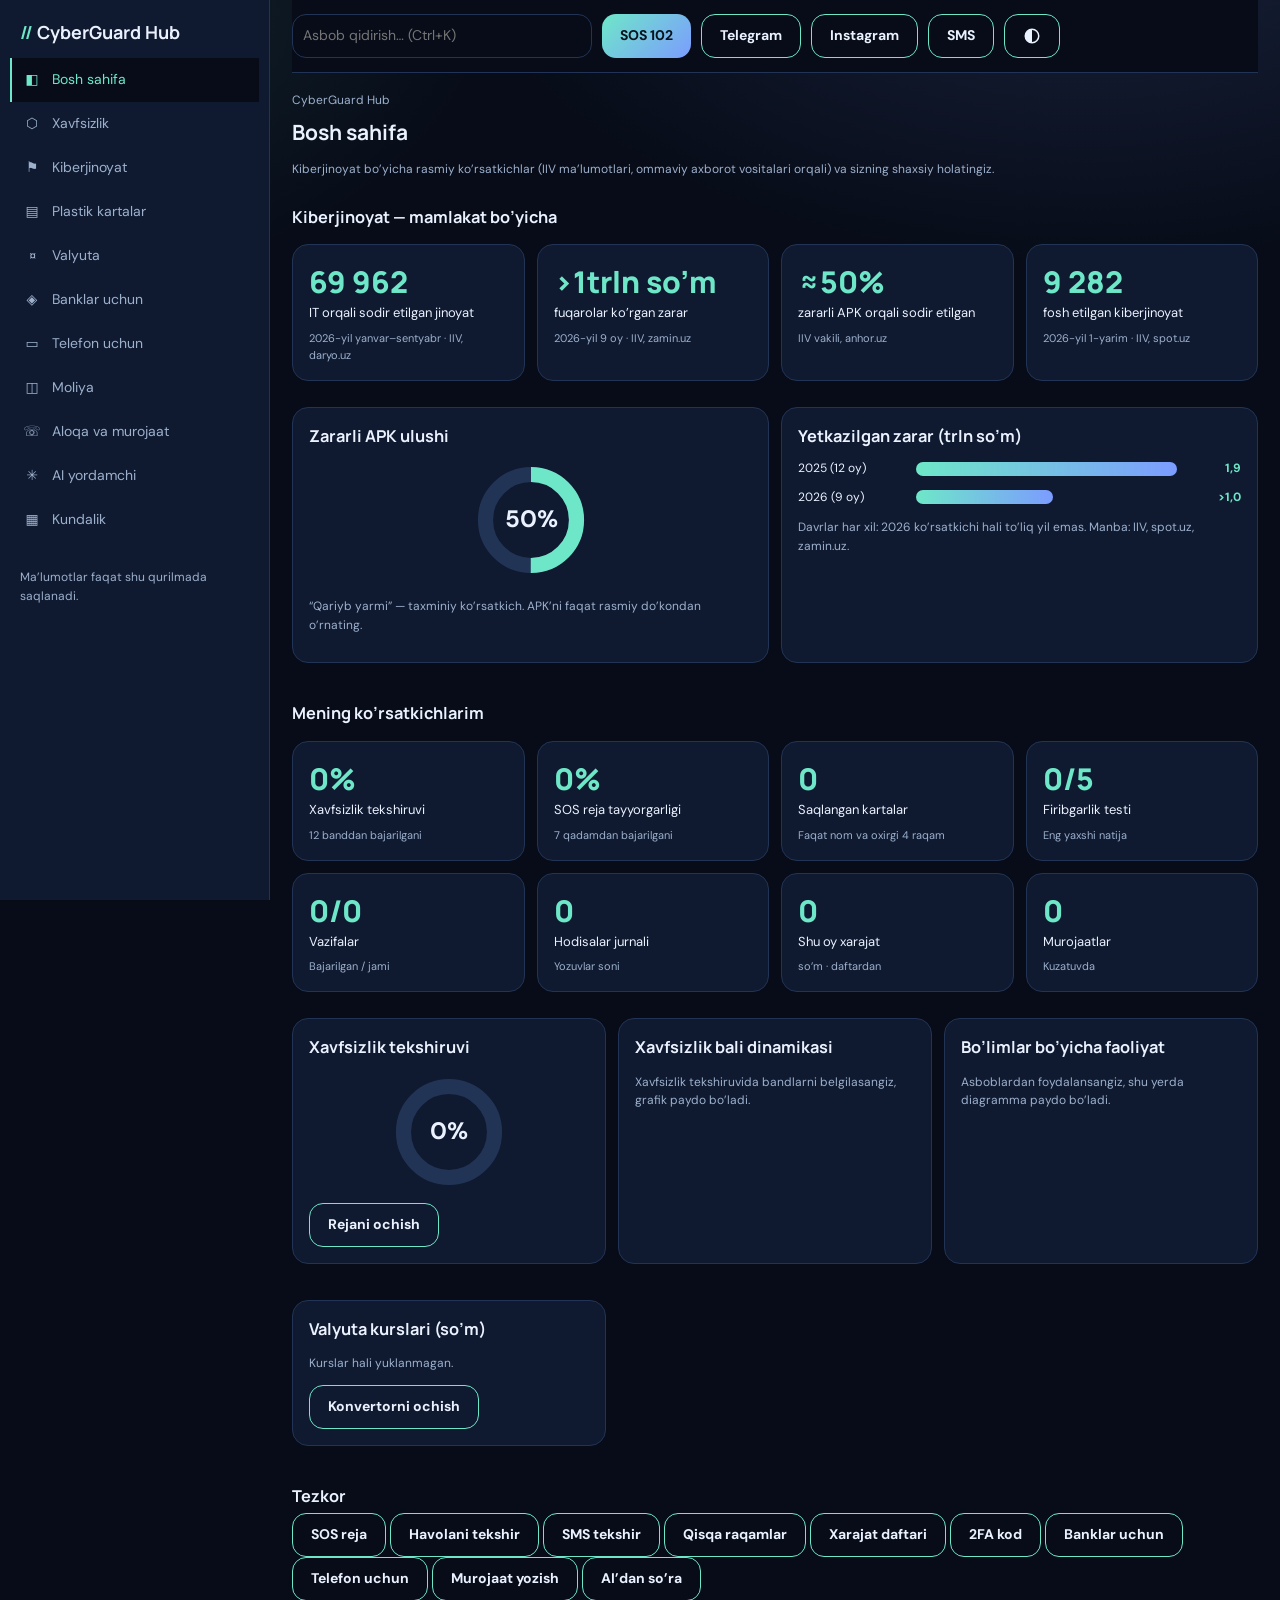
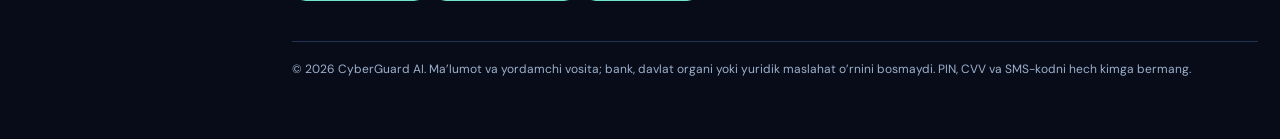
<file: pages/pages/image/CyberGuard Hub — demo.html>
<!doctype html>
<html lang="uz">
<head>
<meta charset="utf-8">
<meta name="viewport" content="width=device-width, initial-scale=1, viewport-fit=cover">
<meta name="color-scheme" content="dark">
<title>CyberGuard Hub — kiberxavfsizlik va kundalik asboblar</title>
<link href="https://fonts.googleapis.com/css2?family=Manrope:wght@500;800&family=DM+Sans:wght@400;700&display=swap" rel="stylesheet">
<style>
:root{--bg:#070c18;--fg:#eaf1ff;--mu:#9db0cc;--card:#0f1a30;--ln:#223455;--ac:#6ee7c8;--ac2:#7c9cff;--on:#06121c;--am:#ffcf6b;--bad:#ff7188;box-sizing:border-box;padding-top:env(safe-area-inset-top,0px);padding-bottom:env(safe-area-inset-bottom,0px)}
:root[data-theme=light]{--bg:#f1f5fc;--fg:#0e1b33;--mu:#4a5d7d;--card:#fff;--ln:#d3dcef;--ac:#0b7a68;--ac2:#3a56d4;--on:#fff;--am:#8a5a00;--bad:#b00020}
html{scroll-padding-top:env(safe-area-inset-top,0px)}
*{box-sizing:border-box}body{margin:0;background:var(--bg);color:var(--fg);font:14px/1.55 'DM Sans',system-ui,sans-serif}
a{color:inherit;text-decoration:none}h1,h2,h3{font-family:'Manrope',sans-serif;margin:0}
.w{max-width:1180px;margin:auto;padding:0 18px 60px}
header{display:flex;gap:12px;align-items:center;flex-wrap:wrap;padding:16px 0;border-bottom:1px solid var(--ln)}
.lg{font:700 18px 'Manrope',system-ui,sans-serif;flex:1;min-width:150px}.lg i{color:var(--ac);font-style:normal}
input,select,textarea,button{font:inherit;color:var(--fg)}
input,select,textarea{width:100%;min-height:44px;background:var(--bg);border:1px solid var(--ln);border-radius:14px;padding:8px 10px}
input:focus,select:focus,textarea:focus,button:focus-visible,a:focus-visible{outline:2px solid var(--ac);outline-offset:1px}
label{display:grid;gap:5px;color:var(--mu);font-size:12px;margin:0 0 12px}
.btn,.gh{display:inline-flex;align-items:center;justify-content:center;gap:8px;min-height:44px;padding:0 18px;border-radius:14px;font-weight:700;cursor:pointer;border:1px solid var(--ac)}
.btn{background:var(--ac);color:var(--on)}.gh{background:transparent}.gh:hover{background:var(--card)}
#q{max-width:300px}
.hero{text-align:center;padding:44px 0 26px}.hero h1{font-size:clamp(30px,5vw,54px);line-height:1.08}.hero p{color:var(--mu);max-width:640px;margin:14px auto}
.row{display:flex;flex-wrap:wrap;gap:10px;justify-content:center;margin:14px 0}
.st{color:var(--mu);font-size:12px}.st b{color:var(--ac);font-size:22px}
.cats{display:flex;flex-wrap:wrap;gap:8px;margin:22px 0}
.cats button{background:transparent;border:1px solid var(--ln);min-height:40px;padding:0 14px;cursor:pointer;border-radius:14px}
.cats button.on{border-color:var(--ac);color:var(--ac)}
.grid{display:grid;grid-template-columns:repeat(auto-fill,minmax(230px,1fr));gap:12px}
.t{background:var(--card);border:1px solid var(--ln);padding:16px;cursor:pointer;text-align:left;border-radius:14px;display:grid;gap:4px}
.t:hover{border-color:var(--ac)}.t b{font-family:'Manrope',system-ui,sans-serif;font-size:15px}.t span{color:var(--mu);font-size:12px}
#panel{position:fixed;inset:0;background:var(--bg);overflow:auto;padding:calc(18px + env(safe-area-inset-top,0px)) 18px 40px;display:none;z-index:9}
#panel.open{display:block}.pin{max-width:760px;margin:auto}
.out{margin-top:14px;white-space:pre-wrap;word-break:break-word}
pre.out{background:var(--card);border:1px solid var(--ln);padding:12px;min-height:44px;margin-bottom:10px}
.li{display:flex;justify-content:space-between;gap:12px;padding:10px 0;border-bottom:1px solid var(--ln)}.li b{color:var(--ac);text-align:right}
.bx{background:var(--card);border:1px solid var(--ln);padding:16px;margin:12px 0}.mu{color:var(--mu);font-size:12px}
.bad{color:var(--bad)}.am{color:var(--am)}.ok{color:var(--ac)}
.cd{min-height:150px;padding:18px;border:1px solid var(--ac);background:var(--card);display:flex;flex-direction:column;gap:6px;margin:10px 0}.cd b{margin-top:auto;font-size:18px}
.chk{display:flex;gap:10px;align-items:flex-start;min-height:44px;padding:8px 0;border-bottom:1px solid var(--ln);cursor:pointer;color:var(--fg);margin:0;font-size:14px}.chk input{width:22px;min-height:22px;margin-top:2px;flex:none}
.num{font:700 34px 'Manrope',system-ui,sans-serif;color:var(--ac)}
footer{color:var(--mu);font-size:12px;border-top:1px solid var(--ln);padding-top:18px;margin-top:40px}
@media(max-width:600px){#q{max-width:none;flex:1 1 100%}}
@media(prefers-reduced-motion:no-preference){.t{transition:border-color .15s}}

.app{display:grid;grid-template-columns:270px minmax(0,1fr);min-height:100vh}
aside{position:sticky;top:0;height:100vh;overflow:auto;border-right:1px solid var(--ln);padding:16px 10px;background:var(--card)}
.br0{font:700 18px 'Manrope',system-ui,sans-serif;padding:4px 10px 14px}.br0 i{color:var(--ac);font-style:normal}
.ni{display:flex;gap:10px;align-items:center;width:100%;min-height:44px;padding:0 10px;background:transparent;border:0;border-left:2px solid transparent;color:var(--mu);cursor:pointer;text-align:left}
.ni.on{color:var(--ac);border-left-color:var(--ac);background:var(--bg)}.ni i{font-style:normal;width:20px;text-align:center}
.nf{display:block;padding:7px 10px 7px 42px;color:var(--mu);font-size:12px}.nf:hover{color:var(--fg)}
main{padding:0 22px 60px;min-width:0}.tb{display:flex;flex-wrap:wrap;gap:10px;align-items:center;padding:14px 0;border-bottom:1px solid var(--ln);position:sticky;top:0;background:var(--bg);z-index:3}.tb input{flex:1;min-width:140px;max-width:340px}#mb{display:none}.sl{display:none;flex-direction:column;gap:8px;padding:10px}#th{min-width:44px}.btn,.gh{white-space:nowrap}
.kp{display:grid;grid-template-columns:repeat(auto-fit,minmax(210px,1fr));gap:12px;margin:14px 0}.kc{background:var(--card);border:1px solid var(--ln);padding:16px}.kc b{display:block;font:800 30px 'Manrope',system-ui,sans-serif;color:var(--ac)}.kc span{font-size:13px}.kc small{display:block;color:var(--mu);font-size:11px;margin-top:6px}
.g2c{display:grid;grid-template-columns:repeat(auto-fit,minmax(300px,1fr));gap:12px}.dn{width:130px;display:block;margin:6px auto}
.br{display:grid;grid-template-columns:110px 1fr 56px;gap:8px;align-items:center;margin:10px 0;font-size:12px}.br i{height:14px;background:var(--ac);display:block;min-width:2px}.br b{text-align:right;color:var(--ac)}
.fg{display:grid;grid-template-columns:repeat(auto-fill,minmax(300px,1fr));gap:22px 14px}.fd{background:var(--card);border:1px solid var(--ln);padding:16px 14px 6px;position:relative;margin-top:10px}.fd h3{display:flex;gap:8px;align-items:center;margin-bottom:6px}.fd h3 small{color:var(--mu);font:12px 'DM Sans',system-ui,sans-serif}.fd .tab{position:absolute;top:-10px;left:12px;width:56px;height:10px;background:var(--ac);border-radius:3px 3px 0 0}
.tl{display:grid;gap:2px;width:100%;text-align:left;background:transparent;border:0;border-bottom:1px solid var(--ln);padding:10px 0;min-height:44px;cursor:pointer;color:var(--fg)}.tl:last-child{border-bottom:0}.tl b{font-size:14px}.tl span{color:var(--mu);font-size:12px}.tl:hover b{color:var(--ac)}
.crumb{color:var(--mu);font-size:12px;margin:18px 0 6px}main h2{margin:4px 0 8px}main h3.sh{margin:26px 0 4px}
@media(max-width:860px){.tb{flex-wrap:nowrap}.tb .gh:not(#mb):not(#th){display:none}.tb input{min-width:0}.sl{display:flex}.app{grid-template-columns:1fr}aside{position:fixed;top:0;bottom:0;left:0;width:78%;max-width:300px;height:100%;z-index:8;transform:translateX(-102%)}aside.open{transform:none}#mb{display:inline-flex}main{padding:0 14px 50px}}

body{background-image:radial-gradient(900px 480px at 85% -8%,#7c9cff26,transparent 70%),radial-gradient(700px 420px at 0 0,#6ee7c81f,transparent 70%);background-attachment:fixed}
.btn{background:linear-gradient(135deg,var(--ac),var(--ac2));border:0}.kc,.bx,.fd,.t,.cd{border-radius:16px}.fd .tab{background:linear-gradient(90deg,var(--ac),var(--ac2))}
.kc,.fd,.bx{transition:transform .2s,border-color .2s,box-shadow .2s}.kc:hover,.fd:hover,.bx:hover{transform:translateY(-3px);border-color:var(--ac);box-shadow:0 12px 30px #0005}
@keyframes up{from{opacity:0;transform:translateY(14px)}to{opacity:1;transform:none}}@keyframes grow{from{transform:scaleX(0)}to{transform:scaleX(1)}}@keyframes sweep{from{stroke-dasharray:0 264}}@keyframes fade{from{opacity:0}to{opacity:1}}@keyframes draw{from{stroke-dashoffset:400}to{stroke-dashoffset:0}}
#view>*{animation:up .5s both}.kc,.fd,.bx{animation:up .55s both}.kc:nth-child(2),.fd:nth-child(2){animation-delay:.07s}.kc:nth-child(3),.fd:nth-child(3){animation-delay:.14s}.kc:nth-child(4),.fd:nth-child(4){animation-delay:.21s}.kc:nth-child(5){animation-delay:.28s}.kc:nth-child(6){animation-delay:.35s}
.br i{transform-origin:left;animation:grow .9s .2s both cubic-bezier(.2,.8,.2,1);background:linear-gradient(90deg,var(--ac),var(--ac2));border-radius:7px}
.dn circle:nth-child(2){animation:sweep 1.2s .2s both ease-out}.ln path.l{stroke-dasharray:400;animation:draw 1.2s .2s both ease-out}#panel.open{animation:fade .25s}.num{background:linear-gradient(90deg,var(--ac),var(--ac2));-webkit-background-clip:text;background-clip:text;color:transparent}
@media(prefers-reduced-motion:reduce){*{animation:none!important;transition:none!important}}
</style>
</head>
<body>
<div class="app"><aside id="sb"><div class="br0"><i>//</i> CyberGuard Hub</div><nav id="nav" aria-label="Bo’limlar"></nav><div class="sl"><a class="gh" id="gtg2" href="#">Telegram</a><a class="gh" id="gig2" href="#">Instagram</a><a class="gh" id="gsm2" href="#">SMS</a></div><p class="mu" style="padding:14px 10px">Ma’lumotlar faqat shu qurilmada saqlanadi.</p></aside>
<main><div class="tb"><button class="gh" id="mb" aria-label="Menyu">☰</button><input id="q" type="search" placeholder="Asbob qidirish… (Ctrl+K)" aria-label="Qidirish"><a class="btn" href="tel:102">SOS 102</a><a class="gh" id="gtg" href="#">Telegram</a><a class="gh" id="gig" href="#">Instagram</a><a class="gh" id="gsm" href="#">SMS</a><button class="gh" id="th" aria-label="Mavzu"><svg width="18" height="18" viewBox="0 0 24 24" aria-hidden="true"><circle cx="12" cy="12" r="9" fill="none" stroke="currentColor" stroke-width="2"/><path d="M12 3a9 9 0 0 0 0 18z" fill="currentColor"/></svg></button></div>
<div id="view"></div>
<footer>© 2026 CyberGuard AI. Ma’lumot va yordamchi vosita; bank, davlat organi yoki yuridik maslahat o’rnini bosmaydi. PIN, CVV va SMS-kodni hech kimga bermang.</footer></main></div>
<div id="panel" role="dialog" aria-modal="true"><div class="pin"><button class="gh" id="back">← Orqaga</button><h2 id="pt" style="margin:18px 0 4px"></h2><p class="mu" id="pd"></p><div id="pb"></div></div></div>
<script>
//LOGIC-START
const esc=s=>String(s).replace(/[&<>"]/g,c=>({'&':'&amp;','<':'&lt;','>':'&gt;','"':'&quot;'}[c]));
const f=n=>Number.isFinite(n)?n.toLocaleString('en-US',{maximumFractionDigits:2}).replace(/,/g,' '):'—';
const rnd=n=>{const a=new Uint32Array(1),lim=4294967296-4294967296%n;let x;do{crypto.getRandomValues(a);x=a[0]}while(x>=lim);return x%n};
const hex=b=>[...new Uint8Array(b)].map(x=>x.toString(16).padStart(2,'0')).join('');
const dig=async(a,s)=>hex(await crypto.subtle.digest(a,new TextEncoder().encode(s)));
const U=['','bir','ikki','uch','to’rt','besh','olti','yetti','sakkiz','to’qqiz'],Tn=['','o’n','yigirma','o’ttiz','qirq','ellik','oltmish','yetmish','sakson','to’qson'],Sc=['','ming','million','milliard','trillion'];
const nw=n=>{n=Math.floor(Math.abs(n));if(!n)return'nol';let s=[],i=0;while(n>0&&i<5){const g=n%1000;if(g){const h=Math.floor(g/100),t=Math.floor(g%100/10),u=g%10;s.unshift([h?U[h]+' yuz':'',Tn[t],U[u],Sc[i]].filter(Boolean).join(' '))}n=Math.floor(n/1000);i++}return s.join(' ')};
const LC=[['sh','ш'],['ch','ч'],['yo','ё'],['yu','ю'],['ya','я'],['ye','е'],['ng','нг'],['o\'','ў'],['g\'','ғ'],['a','а'],['b','б'],['d','д'],['e','э'],['f','ф'],['g','г'],['h','ҳ'],['i','и'],['j','ж'],['k','к'],['l','л'],['m','м'],['n','н'],['o','о'],['p','п'],['q','қ'],['r','р'],['s','с'],['t','т'],['u','у'],['v','в'],['x','х'],['y','й'],['z','з']];
const cap=(a,b)=>a[0]!==a[0].toLowerCase()?b[0].toUpperCase()+b.slice(1):b;
const l2c=s=>{s=s.replace(/[’ʻ‘`]/g,"'");let o='',i=0;while(i<s.length){let m=0;for(const[k,v]of LC){if(s.slice(i,i+k.length).toLowerCase()===k){o+=cap(s.slice(i,i+k.length),k==='e'&&i>0&&/[a-z']/i.test(s[i-1])?'е':v);i+=k.length;m=1;break}}if(!m)o+=s[i++]}return o};
const c2l=s=>{const r=Object.fromEntries(LC.filter(x=>!['ng'].includes(x[0])).map(([k,v])=>[v,k]));r['ц']='ts';r['щ']='sh';r['ъ']='’';r['ь']='';r['ы']='i';r['э']='e';r['е']='e';return[...s].map(c=>{const l=c.toLowerCase();return r[l]!==undefined?(c!==l?r[l][0].toUpperCase()+r[l].slice(1):r[l]):c}).join('')};
const MR=[[/parol|пароль|password/i,.25,'parol so’ralmoqda'],[/otp|sms ?kod|tasdiqlash kodi|код подтвержд|kod(ni)? (ayt|yubor)/i,.45,'SMS/OTP kod so’ralmoqda'],[/darhol|tezda|shoshil|срочно|urgent|\b\d+ daqiqa/i,.2,'shoshiltirish bosimi'],[/\.apk\b|ilovani yuklab|ilovani o’rnat|установите приложение/i,.5,'APK/ilova o’rnatishga undov'],[/yutuq|sovrin|g’olib|выигрыш|prize|bepul/i,.3,'yutuq/sovrin va’dasi'],[/blok|bloklan|заблок|hisob.*to’xtat/i,.25,'hisob bloklandi qo’rqitishi'],[/ichki ishlar|prokuratura|sud|bank xodimi|markaziy bank|iiv|прокуратур|сотрудник банка/i,.25,'davlat/bank nomidan murojaat'],[/investor|treyder|daromad|2 baravar|invest|крипто|crypto|trading/i,.35,'tez daromad/investitsiya va’dasi'],[/oldindan to’lov|predoplata|avans|предоплат/i,.3,'oldindan to’lov talabi'],[/bit\.ly|tinyurl|cutt\.ly|t\.me\/\+|goo\.gl/i,.3,'qisqartirilgan/yashirin havola'],[/https?:\/\/\S+/i,.1,'havola bor'],[/karta.*(raqam|cvv|pin)|cvv|pin[- ]?kod/i,.5,'karta maxfiy ma’lumoti so’ralmoqda']];
const scam=t=>{t=t.replace(/[’ʻ‘`]/g,'’');let p=1,r=[];for(const[re,w,l]of MR)if(re.test(t)){p*=1-w;r.push(l)}return{s:Math.round((1-p)*100),r}};
const SH=/bit\.ly|tinyurl|cutt\.ly|goo\.gl|t\.co|is\.gd|ow\.ly/i,TLD=/\.(xyz|top|click|tk|ml|ga|cf|gq|icu|shop|live|work|zip|mov)$/i;
const urlA=u=>{let x;try{x=new URL(/^[a-z]+:/i.test(u)?u:'https://'+u)}catch{return{s:100,r:['URL noto’g’ri']}}const h=x.hostname,r=[];let s=0;const a=(w,t)=>{s+=w;r.push(t)};if(x.protocol==='http:')a(15,'shifrlanmagan (http)');if(/^\d+\.\d+\.\d+\.\d+$/.test(h))a(35,'domen o’rniga IP manzil');if(/xn--/.test(h))a(30,'punycode (o’xshash harflar bilan aldash mumkin)');if(x.username||x.href.includes('@'))a(30,'havolada @ belgisi');if(h.split('.').length>4)a(20,'juda ko’p subdomen');if(SH.test(h))a(25,'qisqartirilgan havola — manzil yashirin');if(TLD.test(h))a(20,'xavfli deb tez-tez uchraydigan domen zonasi');if(/[0-9][a-z]|[a-z][0-9]/.test(h.split('.')[0])&&/(click|payme|uzcard|humo|bank|gov)/i.test(h))a(25,'taniqli nom + raqamli buzilish');if(/(login|verify|secure|update|confirm|tasdiq)/i.test(x.href))a(15,'“tasdiqlash/kirish” so’zlari');if(x.href.length>120)a(10,'juda uzun havola');return{s:Math.min(s,100),r,h}};
const ent=(p)=>{let n=0;if(/[a-z]/.test(p))n+=26;if(/[A-Z]/.test(p))n+=26;if(/\d/.test(p))n+=10;if(/[^\w]/.test(p))n+=33;return n?Math.round(p.length*Math.log2(n)):0};
const cvt={m:{mm:.001,sm:.01,m:1,km:1000,dyuym:.0254,fut:.3048,yard:.9144,mil:1609.344},kg:{g:.001,kg:1,tonna:1000,funt:.45359237,untsiya:.028349523},m2:{m2:1,sotix:100,ga:1e4,km2:1e6,fut2:.09290304,akr:4046.8564},l:{ml:.001,l:1,m3:1000,galon:3.785411784},ms:{'m/s':1,'km/soat':1/3.6,mph:.44704,tugun:.514444},B:{B:1,KB:1024,MB:1048576,GB:1073741824,TB:1099511627776},s:{soniya:1,daqiqa:60,soat:3600,kun:86400,hafta:604800}};
const sch=(P,r,n)=>{const m=r?P*r/(1-Math.pow(1+r,-n)):P/n;return m};
const b32=s=>{const A='ABCDEFGHIJKLMNOPQRSTUVWXYZ234567';let bits='';const o=[];for(const c of s.toUpperCase().replace(/[^A-Z2-7]/g,''))bits+=A.indexOf(c).toString(2).padStart(5,'0');for(let i=0;i+8<=bits.length;i+=8)o.push(parseInt(bits.slice(i,i+8),2));return new Uint8Array(o)};
const totp=async(sec,t=Date.now(),dg=6)=>{const k=await crypto.subtle.importKey('raw',b32(sec),{name:'HMAC',hash:'SHA-1'},false,['sign']);const m=new DataView(new ArrayBuffer(8));m.setUint32(4,Math.floor(t/30000));const h=new Uint8Array(await crypto.subtle.sign('HMAC',k,m.buffer)),o=h[19]&15,n=((h[o]&127)<<24|h[o+1]<<16|h[o+2]<<8|h[o+3])%Math.pow(10,dg);return String(n).padStart(dg,'0')};
const nextDue=(day,now=new Date())=>{const y=now.getFullYear(),mo=now.getMonth(),dm=(Y,M)=>new Date(Y,M+1,0).getDate();let d=new Date(y,mo,Math.min(day,dm(y,mo)));const t0=new Date(y,mo,now.getDate());if(d<t0)d=new Date(y,mo+1,Math.min(day,dm(y,mo+1)));return{d,left:Math.round((d-t0)/864e5)}};
//LOGIC-END
const $=(s,r=document)=>r.querySelector(s);
const LS={g:(k,d)=>{try{const v=localStorage.getItem('cg.'+k);return v?JSON.parse(v):d}catch{return d}},s:(k,v)=>{try{localStorage.setItem('cg.'+k,JSON.stringify(v))}catch{}}};
const CFG=Object.assign({tg:'',ig:'',sms:''},LS.g('cfg',{}));
const T=[];const add=(c,id,n,d,r)=>T.push({c,id,n,d,r});
const copy=t=>navigator.clipboard&&navigator.clipboard.writeText(t);
const calc=(c,id,n,d,fl,fn)=>add(c,id,n,d,b=>{b.innerHTML=fl.map(([k,l,v])=>`<label>${l}<input data-k="${k}" type="number" step="any" value="${v}"></label>`).join('')+'<div class="out"></div>';const run=()=>{const v={};b.querySelectorAll('input').forEach(i=>v[i.dataset.k]=parseFloat(i.value)||0);let o;try{o=fn(v)}catch{o=[['Xato','—']]}$('.out',b).innerHTML=o.map(([a,x])=>`<div class="li"><span>${a}</span><b>${typeof x=='number'?f(x):x}</b></div>`).join('')};b.oninput=run;run()});
const txt=(c,id,n,d,fn,ph)=>add(c,id,n,d,b=>{b.innerHTML=`<label>Matn<textarea rows="5" placeholder="${ph||''}"></textarea></label><button class="btn">Bajarish</button> <button class="gh" data-c>Nusxalash</button><pre class="out"></pre>`;const ta=$('textarea',b),o=$('.out',b);const run=async()=>{try{o.textContent=await fn(ta.value)}catch(e){o.textContent='Xato: '+e.message}};$('.btn',b).onclick=run;$('[data-c]',b).onclick=()=>copy(o.textContent)});
const conv=(id,n,u)=>add('conv',id,n,'Birlik almashtirish',b=>{const k=Object.keys(u),o=k.map(x=>`<option>${x}</option>`).join('');b.innerHTML=`<label>Qiymat<input type="number" step="any" value="1"></label><label>Qaysidan<select>${o}</select></label><label>Qaysiga<select>${o}</select></label><div class="out"></div>`;const S=b.querySelectorAll('select');S[1].selectedIndex=1;const run=()=>{$('.out',b).innerHTML=`<div class="num">${f(parseFloat($('input',b).value)*u[S[0].value]/u[S[1].value])} ${S[1].value}</div>`};b.oninput=run;run()});
const chk=(id,key,items)=>b=>{const st=LS.g(key,{});b.innerHTML=items.map((t,i)=>`<label class="chk"><input type="checkbox" data-i="${i}" ${st[i]?'checked':''}> ${t}</label>`).join('')+'<div class="num" id="sc"></div>';const u=()=>{const n=Object.values(st).filter(Boolean).length;$('#sc',b).textContent=Math.round(n/items.length*100)+'% bajarildi'};b.onchange=e=>{st[e.target.dataset.i]=e.target.checked;LS.s(key,st);if(key==='chk'){const H=LS.g('hist',[]);H.push(Math.round(Object.values(st).filter(Boolean).length/items.length*100));LS.s('hist',H.slice(-30))}u()};u()};
// ---- Moliya
calc('fin','dep','Omonat (oddiy foiz)','Yillik foiz bo’yicha foyda',[['s','Summa (so’m)',10000000],['p','Yillik foiz %',20],['m','Muddat (oy)',12]],v=>[['Foyda',v.s*v.p/100*v.m/12],['Jami',v.s*(1+v.p/100*v.m/12)]]);
calc('fin','cmp','Murakkab foiz','Foizga foiz (kapitalizatsiya)',[['s','Summa',10000000],['p','Yillik foiz %',20],['y','Yil',3],['n','Yiliga necha marta',12]],v=>[['Yakuniy summa',v.s*Math.pow(1+v.p/100/v.n,v.n*v.y)],['Foyda',v.s*Math.pow(1+v.p/100/v.n,v.n*v.y)-v.s]]);
calc('fin','ann','Kredit (annuitet)','Oylik to’lov va ortiqcha to’lov',[['s','Kredit summasi',20000000],['p','Yillik foiz %',26],['m','Muddat (oy)',24]],v=>{const m=sch(v.s,v.p/1200,v.m);return[['Oylik to’lov',m],['Jami to’lov',m*v.m],['Ortiqcha to’lov',m*v.m-v.s]]});
calc('fin','dif','Kredit (differensial)','Birinchi/oxirgi oylik to’lov',[['s','Kredit summasi',20000000],['p','Yillik foiz %',26],['m','Muddat (oy)',24]],v=>{const b=v.s/v.m,r=v.p/1200;return[['1-oy to’lovi',b+v.s*r],['Oxirgi oy to’lovi',b+b*r],['Jami foiz',v.s*r*(v.m+1)/2]]});
calc('fin','inst','Muddatli to’lov','Narx, boshlang’ich to’lov va ustama',[['s','Mahsulot narxi',6000000],['d','Boshlang’ich to’lov',1000000],['p','Ustama % (butun muddatga)',24],['m','Oy',12]],v=>{const a=(v.s-v.d)*(1+v.p/100);return[['Oylik to’lov',a/v.m],['Jami to’lov',a+v.d],['Ustama',a-(v.s-v.d)]]});
calc('fin','vat','QQS hisoblash','Stavkani rasmiy manbadan tekshiring',[['s','Summa',1000000],['r','QQS stavkasi %',12]],v=>[['QQS qo’shilsa',v.s*(1+v.r/100)],['QQS summasi',v.s*v.r/100],['QQS ichida bo’lsa: QQSsiz',v.s/(1+v.r/100)]]);
calc('fin','pc','Foiz hisoblash','X ning Y foizi',[['x','Son',200000],['y','Foiz %',15]],v=>[['Foiz qiymati',v.x*v.y/100],['Son + foiz',v.x*(1+v.y/100)],['Son − foiz',v.x*(1-v.y/100)]]);
calc('fin','chg','O’zgarish foizi','Eski va yangi qiymat',[['a','Eski',100],['b','Yangi',125]],v=>[['O’zgarish %',(v.b-v.a)/v.a*100],['Farq',v.b-v.a]]);
calc('fin','split','Hisobni bo’lish','Choy puli bilan',[['s','Jami hisob',350000],['n','Kishi soni',4],['t','Xizmat haqi %',10]],v=>[['Har biriga',v.s*(1+v.t/100)/v.n],['Jami',v.s*(1+v.t/100)]]);
calc('fin','infl','Inflyatsiya ta’siri','Pulning kelajakdagi xarid qobiliyati',[['s','Summa',10000000],['i','Yillik inflyatsiya %',10],['y','Yil',3]],v=>[['Real qiymat',v.s/Math.pow(1+v.i/100,v.y)],['Yo’qotish',v.s-v.s/Math.pow(1+v.i/100,v.y)]]);
calc('fin','goal','Jamg’arma maqsadi','Maqsadga yetish uchun oylik summa',[['g','Maqsad summasi',50000000],['m','Oy',24],['p','Yillik foiz %',15]],v=>{const r=v.p/1200;return[['Oylik jamg’arma',r?v.g*r/(Math.pow(1+r,v.m)-1):v.g/v.m]]});
calc('fin','cagr','CAGR','Yillik o’rtacha o’sish',[['a','Boshlang’ich',100],['b','Yakuniy',180],['y','Yil',4]],v=>[['CAGR %',(Math.pow(v.b/v.a,1/v.y)-1)*100]]);
calc('fin','roi','ROI','Investitsiya daromadliligi',[['c','Xarajat',5000000],['r','Daromad',6500000]],v=>[['ROI %',(v.r-v.c)/v.c*100],['Sof foyda',v.r-v.c]]);
calc('fin','mar','Foyda va ustama','Marja va markup',[['c','Tannarx',80000],['p','Sotuv narxi',100000]],v=>[['Foyda',v.p-v.c],['Marja %',(v.p-v.c)/v.p*100],['Ustama %',(v.p-v.c)/v.c*100]]);
calc('fin','be','Zararsizlik nuqtasi','Nechta sotish kerak',[['f','Doimiy xarajat',5000000],['p','Narx (birlik)',50000],['c','O’zgaruvchan xarajat (birlik)',30000]],v=>[['Birlik soni',v.f/(v.p-v.c)],['Tushum',v.f/(v.p-v.c)*v.p]]);
calc('fin','r72','72 qoidasi','Pul necha yilda ikki baravar bo’ladi',[['p','Yillik foiz %',18]],v=>[['Taxminan (yil)',72/v.p]]);
calc('fin','b532','Byudjet 50/30/20','Daromadni taqsimlash',[['i','Oylik daromad',5000000]],v=>[['Zarur (50%)',v.i*.5],['Xohish (30%)',v.i*.3],['Jamg’arma (20%)',v.i*.2]]);
calc('fin','early','Erta to’lash effekti','Qo’shimcha to’lov bilan tejash',[['s','Qoldiq qarz',20000000],['p','Yillik foiz %',26],['m','Qolgan oy',24],['x','Oyiga qo’shimcha',500000]],v=>{const r=v.p/1200,m=sch(v.s,r,v.m);let b=v.s,k=0,t=0;while(b>0&&k<600){const i=b*r;let pay=m+v.x;if(pay>b+i)pay=b+i;t+=pay;b=b+i-pay;k++}return[['Yangi muddat (oy)',k],['Jami to’lov',t],['Tejam',m*v.m-t]]});
calc('fin','aff','Qancha kredit ko’taraman','Oylik to’lovga qarab',[['m','Oylik to’lov imkoni',2000000],['p','Yillik foiz %',26],['n','Oy',36]],v=>{const r=v.p/1200;return[['Maksimal kredit',r?v.m*(1-Math.pow(1+r,-v.n))/r:v.m*v.n]]});
calc('fin','sal','Ish haqi (brutto → netto)','Soliq stavkasini o’zingiz kiriting',[['g','Brutto',6000000],['t','Soliq va ushlanma %',12]],v=>[['Netto',v.g*(1-v.t/100)],['Ushlanma',v.g*v.t/100]]);
calc('fin','fuel','Yoqilg’i xarajati','Safar uchun',[['d','Masofa (km)',300],['c','100 km ga sarf (l)',9],['p','1 litr narxi',12000]],v=>[['Litr',v.d*v.c/100],['Xarajat',v.d*v.c/100*v.p]]);
// ---- Valyuta
add('cur','fx','Valyuta konvertori','Markaziy bank kursi yoki qo’lda kiritilgan kurs',b=>{let R=LS.g('rates',{USD:0,EUR:0,RUB:0});b.innerHTML=`<p class="mu" id="fs">Kurslar yuklanmagan. “Yangilash”ni bosing yoki qo’lda kiriting.</p><button class="gh" id="up">Markaziy bankdan yangilash</button><div id="ri"></div><label>Miqdor<input id="am" type="number" step="any" value="100"></label><label>Qaysidan<select id="fa"></select></label><label>Qaysiga<select id="fb"></select></label><div class="out"></div>`;const sel=()=>{const k=['UZS',...Object.keys(R)].map(x=>`<option>${x}</option>`).join('');['#fa','#fb'].forEach(i=>$(i,b).innerHTML=k);$('#fb',b).selectedIndex=1};const ri=()=>{$('#ri',b).innerHTML=Object.keys(R).map(k=>`<label>${k} = so’m<input data-c="${k}" type="number" step="any" value="${R[k]||''}"></label>`).join('')};const run=()=>{const g=c=>c==='UZS'?1:R[c];const a=parseFloat($('#am',b).value),x=g($('#fa',b).value),y=g($('#fb',b).value);$('.out',b).innerHTML=x&&y?`<div class="num">${f(a*x/y)} ${$('#fb',b).value}</div>`:'<p class="mu">Kursni kiriting.</p>'};const ld=async()=>{const urls=['/api/public-info/currency','https://cbu.uz/uz/arkhiv-kursov-valyut/json/'];for(const u of urls){try{const r=await fetch(u);const d=await r.json();const l=d.rates?d.rates.map(x=>({Ccy:x.code,Rate:x.rate,Nominal:x.nominal})):d;if(!Array.isArray(l))continue;R={};l.forEach(x=>R[x.Ccy]=Number(x.Rate)/(Number(x.Nominal)||1));LS.s('rates',R);$('#fs',b).textContent='Markaziy bank kurslari yuklandi.';sel();ri();run();return}catch{}}$('#fs',b).textContent='Avtomatik yuklab bo’lmadi (tarmoq yoki brauzer cheklovi). Kurslarni qo’lda kiriting.'};$('#up',b).onclick=ld;b.oninput=e=>{if(e.target.dataset.c){R[e.target.dataset.c]=parseFloat(e.target.value)||0;LS.s('rates',R)}run()};b.onchange=run;sel();ri();run()});
// ---- Xavfsizlik
add('sec','pw','Parol generator','Kriptografik tasodifiy parol',b=>{b.innerHTML='<label>Uzunlik<input id="n" type="number" min="8" max="128" value="20"></label><label class="chk"><input type="checkbox" id="sy" checked> Maxsus belgilar</label><button class="btn">Yaratish</button> <button class="gh" id="cp">Nusxalash</button><pre class="out"></pre><div class="mu" id="e"></div>';const g=()=>{const n=Math.min(128,Math.max(8,+$('#n',b).value||20));const s='abcdefghijkmnopqrstuvwxyzABCDEFGHJKLMNPQRSTUVWXYZ23456789'+($('#sy',b).checked?'!@#$%^&*-_=+?':'');let p='';for(let i=0;i<n;i++)p+=s[rnd(s.length)];$('.out',b).textContent=p;$('#e',b).textContent='Taxminiy kuch: '+ent(p)+' bit'};$('.btn',b).onclick=g;$('#cp',b).onclick=()=>copy($('.out',b).textContent);g()});
add('sec','pws','Parol kuchini tekshirish','Parol qurilmadan chiqmaydi',b=>{b.innerHTML='<label>Parol<input type="password" id="p" autocomplete="off"></label><div class="out"></div>';$('#p',b).oninput=e=>{const p=e.target.value,n=ent(p),w=/(password|qwerty|12345|parol|admin|uzbek|111111)/i.test(p);const l=w||n<40?['Juda zaif','bad']:n<60?['Zaif','am']:n<80?['O’rtacha','am']:['Kuchli','ok'];$('.out',b).innerHTML=`<div class="num ${l[1]}">${l[0]}</div><p class="mu">${n} bit${w?' · keng tarqalgan so’z topildi':''}. 16+ belgi va har xil turdagi belgilar tavsiya etiladi.</p>`}});
add('sec','pin','PIN va kod generator','Tasodifiy raqamli kod',b=>{b.innerHTML='<label>Uzunlik<input id="n" type="number" min="4" max="12" value="6"></label><button class="btn">Yaratish</button><div class="num out"></div><p class="mu">Bu PIN’ni bankka yoki hech kimga aytmang.</p>';$('.btn',b).onclick=()=>{let s='';for(let i=0;i<+$('#n',b).value;i++)s+=rnd(10);$('.out',b).textContent=s};$('.btn',b).click()});
add('sec','uid','UUID va token','Tasodifiy identifikator',b=>{b.innerHTML='<button class="btn" id="a">UUID v4</button> <button class="gh" id="b">Hex token (32 bayt)</button><pre class="out"></pre>';$('#a',b).onclick=()=>$('.out',b).textContent=crypto.randomUUID();$('#b',b).onclick=()=>{const a=new Uint8Array(32);crypto.getRandomValues(a);$('.out',b).textContent=hex(a)}});
txt('sec','h256','SHA-256 xesh','Matn xeshi',s=>dig('SHA-256',s));txt('sec','h512','SHA-512 xesh','Matn xeshi',s=>dig('SHA-512',s));txt('sec','h1','SHA-1 xesh','Eski algoritm — xavfsizlik uchun emas',s=>dig('SHA-1',s));
add('sec','fh','Fayl xeshi (SHA-256)','Fayl brauzerdan chiqmaydi, 50 MB gacha',b=>{b.innerHTML='<label>Fayl<input type="file"></label><pre class="out">Fayl tanlang</pre><p class="mu">Bu faqat xesh — antivirus tekshiruvi emas.</p>';$('input',b).onchange=async e=>{const x=e.target.files[0];if(!x)return;if(x.size>5e7){$('.out',b).textContent='Fayl juda katta';return}$('.out',b).textContent=x.name+'\n'+hex(await crypto.subtle.digest('SHA-256',await x.arrayBuffer()))+'\n'+f(x.size/1024)+' KB'}});
txt('sec','b64e','Base64 kodlash','',s=>btoa(String.fromCharCode(...new TextEncoder().encode(s))));txt('sec','b64d','Base64 ochish','',s=>new TextDecoder().decode(Uint8Array.from(atob(s.trim()),c=>c.charCodeAt(0))));
txt('sec','ue','URL kodlash','',s=>encodeURIComponent(s));txt('sec','ud','URL ochish','',s=>decodeURIComponent(s));
txt('sec','jwt','JWT ko’rish','Faqat o’qiydi, imzoni tekshirmaydi',s=>{const p=s.trim().split('.');if(p.length<2)throw Error('JWT emas');const d=x=>JSON.parse(new TextDecoder().decode(Uint8Array.from(atob(x.replace(/-/g,'+').replace(/_/g,'/')),c=>c.charCodeAt(0))));return JSON.stringify({header:d(p[0]),payload:d(p[1])},null,2)});
add('sec','url','Havola tahlili','Fishing belgilarini qidiradi',b=>{b.innerHTML='<label>Havola<input id="u" placeholder="https://..."></label><button class="btn">Tekshirish</button><div class="out"></div><p class="mu">Qoidaviy signal. “Xavfsiz” natija kafolat emas.</p>';$('.btn',b).onclick=()=>{const r=urlA($('#u',b).value.trim());$('.out',b).innerHTML=`<div class="num ${r.s>=50?'bad':r.s>=20?'am':'ok'}">${r.s}/100</div>${r.h?'<p class="mu">Domen: '+esc(r.h)+'</p>':''}<p>${r.r.map(esc).join('<br>')||'Aniq signal topilmadi.'}</p>`}});
add('sec','msg','Xabar firibgarligi tahlili','SMS / Telegram / email matni',b=>{b.innerHTML='<label>Xabar<textarea rows="6"></textarea></label><button class="btn">Tahlil</button><div class="out"></div>';$('.btn',b).onclick=()=>{const r=scam($('textarea',b).value);$('.out',b).innerHTML=`<div class="num ${r.s>=60?'bad':r.s>=25?'am':'ok'}">${r.s}/100</div><p>${r.r.map(x=>'• '+esc(x)).join('<br>')||'Aniq signal topilmadi — bu xavfsizlik kafolati emas.'}</p>${r.s>=60?'<p class="bad">Yuqori xavf: havolani ochmang, kod va parol bermang.</p>':''}`}});
add('sec','enc','Matn shifrlash (AES-256)','Parol bilan, brauzerda',b=>{b.innerHTML='<label>Matn<textarea rows="4"></textarea></label><label>Parol<input type="password" id="k"></label><button class="btn" id="e">Shifrlash</button> <button class="gh" id="d">Shifrni ochish</button><pre class="out"></pre><p class="mu">Parolni yo’qotsangiz, tiklab bo’lmaydi.</p>';const key=async(p,s)=>crypto.subtle.deriveKey({name:'PBKDF2',salt:s,iterations:250000,hash:'SHA-256'},await crypto.subtle.importKey('raw',new TextEncoder().encode(p),'PBKDF2',false,['deriveKey']),{name:'AES-GCM',length:256},false,['encrypt','decrypt']);$('#e',b).onclick=async()=>{try{const s=crypto.getRandomValues(new Uint8Array(16)),i=crypto.getRandomValues(new Uint8Array(12)),c=new Uint8Array(await crypto.subtle.encrypt({name:'AES-GCM',iv:i},await key($('#k',b).value,s),new TextEncoder().encode($('textarea',b).value)));$('.out',b).textContent=btoa(String.fromCharCode(...s,...i,...c))}catch(e){$('.out',b).textContent='Xato'}};$('#d',b).onclick=async()=>{try{const a=Uint8Array.from(atob($('textarea',b).value.trim()),c=>c.charCodeAt(0));$('.out',b).textContent=new TextDecoder().decode(await crypto.subtle.decrypt({name:'AES-GCM',iv:a.slice(16,28)},await key($('#k',b).value,a.slice(0,16)),a.slice(28)))}catch{$('.out',b).textContent='Parol noto’g’ri yoki matn buzilgan'}}});
const PM={READ_SMS:['SMS o’qish (OTP kodlarni o’g’irlashi mumkin)',3],RECEIVE_SMS:['SMS qabul qilish',3],SEND_SMS:['SMS yuborish (pullik xabarlar)',3],BIND_ACCESSIBILITY_SERVICE:['Maxsus imkoniyatlar (ekranni boshqarish)',4],SYSTEM_ALERT_WINDOW:['Boshqa ilovalar ustidan oyna (soxta oynalar)',3],REQUEST_INSTALL_PACKAGES:['Boshqa APK o’rnatish',3],READ_CONTACTS:['Kontaktlar',2],RECORD_AUDIO:['Mikrofon',2],READ_CALL_LOG:['Qo’ng’iroqlar tarixi',2],CAMERA:['Kamera',1],ACCESS_FINE_LOCATION:['Aniq joylashuv',2],BIND_DEVICE_ADMIN:['Qurilma administratori',4],READ_PHONE_STATE:['Telefon holati',1],CALL_PHONE:['Qo’ng’iroq qilish',2]};
add('sec','apk','APK ruxsatlari tahlili','Ruxsatlar ro’yxatini joylang',b=>{b.innerHTML='<label>Ruxsatlar (masalan: android.permission.READ_SMS)<textarea rows="6"></textarea></label><button class="btn">Tahlil</button><div class="out"></div><p class="mu">Ilova o’rnatishdan oldin ruxsatlarni ko’ring. Faqat rasmiy do’kondan o’rnating; chatdan kelgan APK’ni ochmang.</p>';$('.btn',b).onclick=()=>{const t=$('textarea',b).value;let s=0,o=[];for(const k in PM)if(new RegExp(k,'i').test(t)){s+=PM[k][1];o.push((PM[k][1]>=3?'⚠ ':'• ')+PM[k][0])}$('.out',b).innerHTML=`<div class="num ${s>=6?'bad':s>=3?'am':'ok'}">${s>=6?'Yuqori xavf':s>=3?'Ehtiyot bo’ling':'Past xavf'}</div><p>${o.join('<br>')||'Tanish xavfli ruxsat topilmadi.'}</p>`}});
add('sec','chk','Xavfsizlik tekshiruvi','12 bandli shaxsiy reja',b=>chk('c','chk',['Har bir muhim hisobda 2 bosqichli tasdiqlash yoqilgan','Parollar menejeri ishlatiladi, parollar takrorlanmaydi','Bank ilovasida tranzaksiya SMS-xabarnomasi yoqilgan','Telefon yangilangan va ekran bloki o’rnatilgan','APK faqat rasmiy do’kondan o’rnatiladi','SMS-kod va CVV hech kimga aytilmaydi','Kartada kunlik limit belgilangan','Jamoat Wi-Fi orqali bank ilovasi ishlatilmaydi','Telegram/Instagram’da 2 bosqichli parol yoqilgan','Oila bilan maxfiy so’z kelishilgan','Muhim hujjatlarning zaxira nusxasi bor','Qurilmada “telefonni topish” funksiyasi yoqilgan'])(b));
// ---- Kiberjinoyat
const SG=[['Zararli APK','Chat yoki SMS orqali “ilovani o’rnating” deyiladi. IIV ma’lumotlariga ko’ra, kiberjinoyatlarning qariyb yarmi zararli APK orqali sodir etilmoqda.','Fayl ochilmaydi, faqat rasmiy do’kondan o’rnatiladi. O’rnatgan bo’lsangiz: internetni o’chiring, ilovani o’chiring, kartani bloklang.'],['Bank/IIV xodimi niqobi','“Kartangizda shubhali operatsiya” deb qo’ng’iroq qilinadi, kod yoki “xavfsiz hisob”ga o’tkazish so’raladi.','Qo’ng’iroqni tugating, bankka o’zingiz rasmiy raqamdan qo’ng’iroq qiling. Bank kodni so’ramaydi.'],['Soxta investor/treyder','Pulni qisqa muddatda ikki baravar qilish va’dasi.','Kafolatlangan yuqori daromad — firibgarlik belgisi. Pul o’tkazmang.'],['Onlayn savdoda oldindan to’lov','Sotuvchi “band qilish” uchun oldindan pul so’raydi.','Mahsulotni ko’rmay oldindan to’lamang; xavfsiz to’lov usulini tanlang.'],['SMS-kod so’rash','“Xatolik bilan kod yuborildi, ayting” deb so’raladi.','Kod — pulingizga kalit. Hech kimga aytmang.'],['Fishing havola','Bank, davlat xizmati yoki yetkazib berish nomidan soxta sayt.','Havolani Havola tahlili asbobida tekshiring, ma’lumot kiritmang.']];
add('cyb','guide','Firibgarlik turlari','6 ta keng tarqalgan usul',b=>{b.innerHTML=SG.map(s=>`<div class="bx"><h3>${s[0]}</h3><p><b class="am">Belgisi:</b> ${s[1]}</p><p><b class="ok">Nima qilish:</b> ${s[2]}</p></div>`).join('')});
add('cyb','sos','Pul yechildi: SOS reja','Birinchi 60 daqiqa',b=>{b.innerHTML='<div class="bx"><b class="bad">Tezlik muhim:</b> IIV vakillari pul yechilganini sezgan zahoti 102 ga murojaat qilishni tavsiya etadi.<br><br><a class="btn" href="tel:102">102 ga qo’ng’iroq</a></div><div id="c"></div>';chk('c','sos',['Bank ilovasi orqali kartani bloklang (yoki kartaning orqasidagi raqamga qo’ng’iroq qiling)','102 ga qo’ng’iroq qiling yoki yaqin IIV bo’limiga boring','Bankka yozma ariza bering — o’tkazma to’xtatilishini so’rang','Ekran rasmlari, chek, yozishma, firibgar raqami/havolasini saqlang','Bank, pochta va messenjer parollarini boshqa qurilmadan almashtiring','Shubhali ilovani o’chiring, telefonni tiklashni o’ylab ko’ring','Murojaat matnini “Murojaat generatori”da yarating'])($('#c',b))});
add('cyb','app','Murojaat generatori','IIV, bank yoki operator uchun tayyor matn',b=>{b.innerHTML='<label>Kimga<select id="to"><option>Ichki ishlar organlari (kiberjinoyatlarga qarshi kurash bo’linmasi)</option><option>Bank rahbariyati</option><option>Mobil aloqa operatori</option><option>Markaziy bank — Iste’molchilar huquqlarini himoya qilish</option></select></label><label>F.I.Sh.<input id="a"></label><label>Telefon<input id="b"></label><label>Sana va vaqt<input id="c" placeholder="05.11.2026, 14:30"></label><label>Qaysi kanal orqali<input id="d" placeholder="Telegram / qo’ng’iroq / sayt"></label><label>Firibgar ma’lumoti (raqam, havola, hisob)<input id="e"></label><label>Bank va karta oxirgi 4 raqami<input id="g" placeholder="Humo •••• 1234"></label><label>Summa (so’m)<input id="h"></label><label>Nima bo’ldi<textarea id="i" rows="4"></textarea></label><button class="btn">Matn yaratish</button> <button class="gh" id="cp">Nusxalash</button> <button class="gh" id="dl">.txt yuklash</button><pre class="out"></pre><p class="mu">To’liq karta raqami, PIN, CVV yoki SMS-kodni yozmang.</p>';const v=i=>$('#'+i,b).value||'—';$('.btn',b).onclick=()=>{$('.out',b).textContent=`${v('to')}ga\n\nMurojaatchi: ${v('a')}, tel: ${v('b')}\n\nMurojaat\n\n${v('c')} da ${v('d')} orqali menga nisbatan firibgarlik sodir etildi. Firibgar ma’lumotlari: ${v('e')}. Karta: ${v('g')}. Yechib olingan/o’tkazilgan summa: ${v('h')} so’m.\n\nVoqea tavsifi: ${v('i')}\n\nIltimos, ushbu holat bo’yicha tegishli tekshiruv o’tkazilishi, mablag’ni to’xtatish va qaytarish choralari ko’rilishi hamda javob yozma shaklda berilishini so’rayman.\n\nIlova: ekran rasmlari, to’lov cheki, yozishma nusxalari.\n\nSana: ____  Imzo: ____`};$('#cp',b).onclick=()=>copy($('.out',b).textContent);$('#dl',b).onclick=()=>{const a=document.createElement('a');a.href=URL.createObjectURL(new Blob([$('.out',b).textContent],{type:'text/plain'}));a.download='murojaat.txt';a.click()}});
const QZ=[['“Bank xodimi” SMS-kodni so’radi. Nima qilasiz?',['Kodni aytaman','Qo’ng’iroqni tugatib, bankka rasmiy raqamdan o’zim qo’ng’iroq qilaman'],1,'Bank hech qachon SMS-kodni so’ramaydi.'],['Telegramda “ilovani yuklang, bonus oling” — .apk fayl.',['Ochaman','Ochmayman, rasmiy do’kondan boshqa manbadan o’rnatmayman'],1,'APK — eng ko’p tarqalgan hujum vositasi.'],['Sotuvchi mahsulotni ko’rsatmay oldindan pul so’rayapti.',['Yuboraman, arzon ekan','Yubormayman'],1,'Oldindan to’lov — klassik firibgarlik.'],['“Pulingizni 2 haftada ikki baravar qilamiz.”',['Sinab ko’raman','Ishonmayman'],1,'Kafolatlangan yuqori daromad bo’lmaydi.'],['Kartadan ruxsatsiz pul yechildi.',['Ertaga bankka boraman','Zudlik bilan kartani bloklab, 102 ga murojaat qilaman'],1,'Birinchi soatlar hal qiluvchi.']];
add('cyb','quiz','Firibgarlik testi','5 ta vaziyat',b=>{let sc=0,i=0;const show=()=>{if(i>=QZ.length){LS.s('quiz',Math.max(LS.g('quiz',0),sc));b.innerHTML=`<div class="num">${sc}/${QZ.length}</div><button class="gh">Qayta</button>`;$('button',b).onclick=()=>{sc=0;i=0;show()};return}const q=QZ[i];b.innerHTML=`<h3>${i+1}. ${q[0]}</h3>`+q[1].map((o,j)=>`<button class="gh" data-j="${j}" style="display:block;width:100%;margin:8px 0;text-align:left">${o}</button>`).join('')+'<div class="out"></div>';b.querySelectorAll('[data-j]').forEach(x=>x.onclick=()=>{const ok=+x.dataset.j===q[2];if(ok)sc++;$('.out',b).innerHTML=`<p class="${ok?'ok':'bad'}">${ok?'To’g’ri.':'Noto’g’ri.'} ${q[3]}</p><button class="btn">Keyingisi</button>`;$('.out .btn',b).onclick=()=>{i++;show()}})};show()});
add('cyb','log','Hodisalar jurnali','Faqat shu qurilmada saqlanadi',b=>{const L=LS.g('log',[]);const r=()=>{$('#l',b).innerHTML=L.map((x,i)=>`<div class="li"><span>${esc(x.d)} — ${esc(x.t)}</span><button class="gh" data-i="${i}">×</button></div>`).join('')};b.innerHTML='<label>Yozuv<textarea rows="3"></textarea></label><button class="btn">Qo’shish</button><div id="l"></div>';$('.btn',b).onclick=()=>{const t=$('textarea',b).value.trim();if(t){L.unshift({d:new Date().toLocaleString(),t});LS.s('log',L);$('textarea',b).value='';r()}};b.onclick=e=>{if(e.target.dataset.i){L.splice(+e.target.dataset.i,1);LS.s('log',L);r()}};r()});
add('cyb','word','Oilaviy maxfiy so’z','Qarindosh nomidan qo’ng’iroq qilgan firibgarni aniqlash',b=>{const A=['olma','tog’','daryo','bulut','qalam','chinor','yulduz','anor','arpa','shamol','paxta','quyosh'],B=['ko’k','tez','yashil','katta','sovuq','oltin','yengil','tinch'];b.innerHTML='<button class="btn">Yaratish</button><div class="num out"></div><p class="mu">Oila bilan kelishing: pul so’ralsa, shu so’zni so’rang.</p>';$('.btn',b).onclick=()=>$('.out',b).textContent=B[rnd(8)]+'-'+A[rnd(12)]+'-'+(10+rnd(90));$('.btn',b).click()});
add('cyb','rec','Hisob buzilsa: tiklash qo’llanmasi','Telegram, Instagram, bank',b=>{b.innerHTML=['Telegram: Sozlamalar → Qurilmalar → boshqa seanslarni tugatish; 2 bosqichli parolni yoqing.','Instagram: Sozlamalar → Parol; barcha seanslardan chiqing; 2 bosqichli tasdiqlash.','Pochta: parolni o’zgartiring, qayta tiklash raqami/pochtasini tekshiring.','Bank: kartani bloklang, ilovadan chiqing, parolni almashtiring, 102 ga murojaat qiling.','Do’stlarga ogohlantirish: “akkauntim buzilgan, pul so’ramayman”.'].map(x=>`<div class="bx">${x}</div>`).join('')});
// ---- Aloqa
const NS=[['112','Yagona favqulodda xizmat'],['102','Ichki ishlar · kiberfiribgarlik'],['103','Tez tibbiy yordam'],['101','Yong’in xizmati'],['104','Gaz avariya xizmati'],['1050','Qutqaruv xizmati (FVV)'],['1173','Turist politsiyasi']];
add('con','nums','Qisqa raqamlar','Bosib qo’ng’iroq qiling',b=>{const my=LS.g('my',[]);const row=(n,l)=>`<div class="li"><span><b class="num" style="font-size:22px">${esc(n)}</b> ${esc(l)}</span><span><a class="btn" href="tel:${esc(n)}">Qo’ng’iroq</a> <button class="gh" data-n="${esc(n)}">Nusxa</button></span></div>`;b.innerHTML=NS.map(x=>row(...x)).join('')+'<div class="bx"><b>SMS-xabarnoma raqamlari:</b> Humo — 13131, Uzcard — 5800 (qo’ng’iroq uchun emas).<br><span class="mu">Bank aloqa markazi raqami kartaning orqasida yoki bank ilovasida.</span></div><h3>Mening raqamlarim</h3><div id="m">'+my.map(x=>row(x[0],x[1])).join('')+'</div><label>Nomi<input id="mn"></label><label>Raqam<input id="mp" inputmode="tel"></label><button class="btn" id="ad">Saqlash</button>';b.onclick=e=>{if(e.target.dataset.n)copy(e.target.dataset.n)};$('#ad',b).onclick=()=>{const p=$('#mp',b).value.replace(/[^\d+]/g,''),n=$('#mn',b).value.trim();if(p&&n){my.push([p,n]);LS.s('my',my);$('#m',b).insertAdjacentHTML('beforeend',row(p,n))}}});
add('con','voice','Ovozli qo’ng’iroq buyrug’i','“politsiya”, “tez yordam”, “yong’in”… deng',b=>{b.innerHTML='<button class="btn" id="mic">🎙 Gapirish</button><div class="out"></div><p class="mu">Xavfsizlik uchun raqam o’zi terilmaydi — tasdiqlash tugmasini bosasiz.</p>';const M=[[/politsiy|militsiy|firibgar|ichki ishlar|102/i,'102'],[/tez yordam|103|tibbiy/i,'103'],[/yong.?in|101|o.t o.chir/i,'101'],[/gaz|104/i,'104'],[/qutqar|1050/i,'1050'],[/favqulodda|112|yordam/i,'112']];$('#mic',b).onclick=()=>{const SR=window.SpeechRecognition||window.webkitSpeechRecognition;if(!SR){$('.out',b).textContent='Brauzer ovozli tanishni qo’llamaydi.';return}const r=new SR();r.lang='uz-UZ';r.onresult=e=>{const t=e.results[0][0].transcript,m=M.find(x=>x[0].test(t));$('.out',b).innerHTML=m?`<p>“${esc(t)}” → <b>${m[1]}</b></p><a class="btn" href="tel:${m[1]}">${m[1]} ga qo’ng’iroq qilish</a>`:`<p>“${esc(t)}” — mos raqam topilmadi.</p>`};r.onerror=()=>$('.out',b).textContent='Mikrofon xatosi';r.start()}});
add('con','set','Aloqa havolalari sozlamasi','Telegram, Instagram, SMS raqamingiz',b=>{b.innerHTML=`<label>Telegram (username, @siz)<input id="a" value="${esc(CFG.tg)}"></label><label>Instagram (username)<input id="b" value="${esc(CFG.ig)}"></label><label>SMS qabul qiluvchi (+998…)<input id="c" value="${esc(CFG.sms)}"></label><button class="btn">Saqlash</button><p class="mu">Bu qurilmada saqlanadi. Doimiy qilish uchun fayl boshidagi CFG ga yozing.</p>`;$('.btn',b).onclick=()=>{Object.assign(CFG,{tg:$('#a',b).value.replace('@','').trim(),ig:$('#b',b).value.replace('@','').trim(),sms:$('#c',b).value.trim()});LS.s('cfg',CFG);links()}});
add('con','reg','Ro’yxatdan o’tish','Telegram yoki SMS orqali ariza',b=>{const P=LS.g('prof',{});b.innerHTML=`<label>Ism<input id="n" value="${esc(P.n||'')}"></label><label>Telefon<input id="p" inputmode="tel" value="${esc(P.p||'')}"></label><button class="btn" id="s">Saqlash</button> <a class="gh" id="t" href="#">Telegram orqali yuborish</a> <a class="gh" id="m" href="#">SMS orqali yuborish</a><p class="mu">Parol so’ralmaydi. Ma’lumot faqat o’zingiz tanlagan kanalga yuboriladi.</p>`;const u=()=>{const x=encodeURIComponent(`Ro’yxatdan o’tish: ${$('#n',b).value}, ${$('#p',b).value}`);$('#t',b).href=CFG.tg?`https://t.me/${CFG.tg}?text=${x}`:'#';$('#m',b).href=CFG.sms?`sms:${CFG.sms}?body=${x}`:'#'};b.oninput=u;u();$('#s',b).onclick=()=>LS.s('prof',{n:$('#n',b).value,p:$('#p',b).value});b.onclick=e=>{if(e.target.href&&e.target.href.endsWith('#')&&e.target.tagName=='A'){e.preventDefault();alert('Avval “Aloqa havolalari sozlamasi”da Telegram/SMS kiriting.')}}});
// ---- Plastik
add('card','cards','Plastik kartalarim','Faqat nom va oxirgi 4 raqam saqlanadi',b=>{let C=LS.g('cards',[]);const r=()=>{$('#l',b).innerHTML=C.map((c,i)=>{const [mm,yy]=(c.e||'').split('/').map(Number);const dl=mm&&yy?Math.round((new Date(2000+yy,mm,0)-Date.now())/864e5):null;return`<div class="cd"><small>${esc(c.s)} · ${esc(c.b)}</small><b>•••• ${esc(c.l)}</b><span>${esc(c.n)}${c.e?' · '+esc(c.e):''}${dl!==null?(dl<0?' · <span class="bad">muddati o’tgan</span>':dl<60?' · <span class="am">'+dl+' kun qoldi</span>':''):''}</span><button class="gh" data-i="${i}" style="align-self:flex-start">O’chirish</button></div>`}).join('')||'<p class="mu">Hali karta yo’q.</p>'};b.innerHTML='<div id="l"></div><div class="bx"><h3>Karta qo’shish</h3><label>Nom<input id="n" placeholder="Oylik karta"></label><label>Bank<input id="bk"></label><label>Tizim<select id="s"><option>Humo</option><option>Uzcard</option><option>Visa</option><option>Mastercard</option><option>UnionPay</option></select></label><label>Oxirgi 4 raqam<input id="l4" inputmode="numeric" maxlength="4"></label><label>Muddat (OO/YY)<input id="e" placeholder="09/28" maxlength="5"></label><button class="btn" id="a">Qo’shish</button><p class="mu">PIN, CVV, SMS-kod va to’liq karta raqamini kiritmang.</p></div>';$('#a',b).onclick=()=>{const l=$('#l4',b).value;if(!/^\d{4}$/.test(l))return alert('Aynan 4 ta raqam kiriting');C.push({n:$('#n',b).value||'Karta',b:$('#bk',b).value,s:$('#s',b).value,l,e:$('#e',b).value});LS.s('cards',C);r()};b.onclick=e=>{if(e.target.dataset.i){C.splice(+e.target.dataset.i,1);LS.s('cards',C);r()}};r()});
add('card','bin','Karta tizimini aniqlash','Faqat dastlabki 4–6 raqam',b=>{b.innerHTML='<label>Dastlabki raqamlar<input inputmode="numeric" maxlength="6"></label><div class="out"></div><p class="mu">To’liq raqamni kiritmang.</p>';$('input',b).oninput=e=>{const p=e.target.value;const t=/^8600/.test(p)?'Uzcard':/^9860/.test(p)?'Humo':/^4/.test(p)?'Visa':/^(5[1-5]|2[2-7])/.test(p)?'Mastercard':/^62/.test(p)?'UnionPay':'Aniqlanmadi';$('.out',b).innerHTML=`<div class="num">${p.length>=2?t:'—'}</div>`}});
add('card','blk','Kartani bloklash qo’llanmasi','Yo’qolgan yoki o’g’irlangan',b=>chk('c','blk',['Bank ilovasida kartani bloklang','Ilova bo’lmasa — kartaning orqasidagi aloqa markaziga qo’ng’iroq qiling','Humo uchun rasmiy Telegram bot: @humocardbot','Operatsiyalar tarixini tekshirib, shubhali to’lovlarni belgilang','Bankdan yangi karta so’rang','Bog’langan obuna va xizmatlardagi kartani almashtiring'])(b));
add('card','cs','Karta xavfsizligi qoidalari','7 qoida',b=>{b.innerHTML=['PIN, CVV va SMS-kodni hech kimga aytmang — bank ham so’ramaydi.','Onlayn xarid uchun alohida karta/virtual karta va kichik limit ishlating.','Karta tasvirini va CVV orqa tomonini suratga olib, messenjerda yubormang.','Tranzaksiya SMS-xabarnomasini yoqing (Humo: 13131, Uzcard: 5800).','Bankomatda atrofni va klaviaturani tekshiring.','Noma’lum sayt va QR-kodlarga karta ma’lumotini kiritmang.','Ishlatilmayotgan kartani bloklab qo’ying yoki yoping.'].map(x=>`<div class="li"><span>${x}</span></div>`).join('')});
// ---- Kundalik
txt('day','nw','Raqamni so’zga (o’zbekcha)','Masalan: 1250000',s=>nw(parseFloat(s.replace(/\s/g,''))));
txt('day','l2c','Lotin → Kirill','O’zbek tili',l2c);txt('day','c2l','Kirill → Lotin','O’zbek tili',c2l);
txt('day','wc','Matn hisoblagich','So’z, belgi, qator',s=>`Belgilar: ${s.length}\nSo’zlar: ${(s.trim().match(/\S+/g)||[]).length}\nQatorlar: ${s?s.split('\n').length:0}`);
txt('day','up','KATTA harf','',s=>s.toUpperCase());txt('day','lo','kichik harf','',s=>s.toLowerCase());
txt('day','srt','Qatorlarni saralash','',s=>s.split('\n').sort((a,b)=>a.localeCompare(b)).join('\n'));txt('day','ddp','Takroriy qatorlarni olib tashlash','',s=>[...new Set(s.split('\n'))].join('\n'));
txt('day','js','JSON formatlash','',s=>JSON.stringify(JSON.parse(s),null,2));
calc('day','bmi','BMI','Tana vazni indeksi',[['w','Vazn (kg)',70],['h','Bo’y (sm)',175]],v=>[['BMI',v.w/Math.pow(v.h/100,2)]]);
add('day','dd','Sana farqi va yosh','Ikki sana orasida',b=>{b.innerHTML='<label>Boshlanish<input type="date"></label><label>Tugash<input type="date"></label><div class="out"></div>';const run=()=>{const i=b.querySelectorAll('input');if(!i[0].value||!i[1].value)return;const d=(new Date(i[1].value)-new Date(i[0].value))/864e5;$('.out',b).innerHTML=`<div class="li"><span>Kun</span><b>${f(d)}</b></div><div class="li"><span>Hafta</span><b>${f(d/7)}</b></div><div class="li"><span>Taxminan yil</span><b>${f(d/365.25)}</b></div>`};b.oninput=run});
add('day','wt','Dunyo soati','Toshkent bilan solishtirish',b=>{const Z=['Asia/Tashkent','Europe/Moscow','Europe/Istanbul','Asia/Dubai','Asia/Almaty','Asia/Seoul','Asia/Tokyo','Europe/London','America/New_York'];const r=()=>{$('#w',b).innerHTML=Z.map(z=>`<div class="li"><span>${z.split('/')[1].replace('_',' ')}</span><b>${new Intl.DateTimeFormat('uz',{timeZone:z,hour:'2-digit',minute:'2-digit',second:'2-digit',day:'2-digit',month:'short'}).format(new Date())}</b></div>`).join('')};b.innerHTML='<div id="w"></div>';r();const t=setInterval(()=>b.isConnected?r():clearInterval(t),1000)});
add('day','tm','Taymer va sekundomer','Soniyagacha aniq',b=>{b.innerHTML='<div class="num" id="d">0:00.0</div><button class="btn" id="s">Boshlash</button> <button class="gh" id="r">Nolga</button><label style="margin-top:14px">Teskari sanash (daqiqa)<input id="m" type="number" value="5"></label><button class="gh" id="c">Teskari sanashni boshlash</button>';let t0=0,iv,dn=0,dir=1,end=0;const fm=ms=>{ms=Math.max(0,ms);return Math.floor(ms/6e4)+':'+String(Math.floor(ms/1e3)%60).padStart(2,'0')+'.'+Math.floor(ms/100)%10};const tick=()=>{if(!b.isConnected)return clearInterval(iv);const ms=dir>0?dn+Date.now()-t0:end-Date.now();$('#d',b).textContent=fm(ms);if(dir<0&&ms<=0){clearInterval(iv);$('#d',b).textContent='Vaqt tugadi'}};$('#s',b).onclick=()=>{clearInterval(iv);if($('#s',b).textContent==='Boshlash'){dir=1;t0=Date.now();iv=setInterval(tick,100);$('#s',b).textContent='To’xtatish'}else{dn+=Date.now()-t0;$('#s',b).textContent='Boshlash'}};$('#r',b).onclick=()=>{clearInterval(iv);dn=0;$('#s',b).textContent='Boshlash';$('#d',b).textContent='0:00.0'};$('#c',b).onclick=()=>{clearInterval(iv);dir=-1;end=Date.now()+$('#m',b).value*6e4;iv=setInterval(tick,100)}});
add('day','rn','Tasodifiy raqam, tanga, zar','Adolatli tasodifiylik',b=>{b.innerHTML='<label>Dan<input id="a" type="number" value="1"></label><label>Gacha<input id="z" type="number" value="100"></label><button class="btn" id="n">Raqam</button> <button class="gh" id="c">Tanga</button> <button class="gh" id="d">Zar</button><div class="num out"></div>';const o=x=>$('.out',b).textContent=x;$('#n',b).onclick=()=>{const a=+$('#a',b).value,z=+$('#z',b).value;o(a+rnd(z-a+1))};$('#c',b).onclick=()=>o(rnd(2)?'Gerb':'Raqam');$('#d',b).onclick=()=>o(1+rnd(6))});
add('day','nt','Qaydlar','Shu qurilmada saqlanadi',b=>{b.innerHTML=`<label>Qaydlar<textarea rows="12">${esc(LS.g('note',''))}</textarea></label><p class="mu">Avtomatik saqlanadi. Maxfiy ma’lumotni “Matn shifrlash”dan keyin saqlang.</p>`;$('textarea',b).oninput=e=>LS.s('note',e.target.value)});
add('day','td','Vazifalar','Oddiy ro’yxat',b=>{let L=LS.g('todo',[]);const r=()=>{$('#l',b).innerHTML=L.map((x,i)=>`<label class="chk"><input type="checkbox" data-i="${i}" ${x.d?'checked':''}> <span style="${x.d?'text-decoration:line-through':''}">${esc(x.t)}</span></label>`).join('')};b.innerHTML='<div id="l"></div><label>Yangi vazifa<input id="n"></label><button class="btn">Qo’shish</button> <button class="gh" id="cl">Bajarilganlarni tozalash</button>';$('.btn',b).onclick=()=>{const t=$('#n',b).value.trim();if(t){L.push({t,d:0});LS.s('todo',L);$('#n',b).value='';r()}};$('#cl',b).onclick=()=>{L=L.filter(x=>!x.d);LS.s('todo',L);r()};b.onchange=e=>{if(e.target.dataset.i){L[e.target.dataset.i].d=e.target.checked?1:0;LS.s('todo',L);r()}};r()});
// ---- Birliklar
conv('u1','Uzunlik',cvt.m);conv('u2','Massa',cvt.kg);conv('u3','Maydon',cvt.m2);conv('u4','Hajm',cvt.l);conv('u5','Tezlik',cvt.ms);conv('u6','Ma’lumot hajmi',cvt.B);conv('u7','Vaqt',cvt.s);
add('conv','tmp','Harorat','°C, °F, K',b=>{b.innerHTML='<label>Qiymat<input type="number" step="any" value="25"></label><label>Qaysidan<select><option>°C</option><option>°F</option><option>K</option></select></label><div class="out"></div>';const run=()=>{const v=parseFloat($('input',b).value),u=$('select',b).value,c=u==='°C'?v:u==='°F'?(v-32)*5/9:v-273.15;$('.out',b).innerHTML=`<div class="li"><span>°C</span><b>${f(c)}</b></div><div class="li"><span>°F</span><b>${f(c*9/5+32)}</b></div><div class="li"><span>K</span><b>${f(c+273.15)}</b></div>`};b.oninput=run;run()});
// ---- AI
const SYS='Sen CyberGuard AI yordamchisisan. Foydalanuvchi qaysi tilda yozsa (o’zbek lotin/kirill, rus, ingliz) o’sha tilda, aniq va qisqa javob ber. Har qanday mavzudagi savolga javob ber. Pul va kiberxavfsizlik savollarida: hech qachon PIN, CVV, SMS-kod yoki parol so’rama; firibgarlik holatida kartani bloklash va 102 ga murojaat qilishni ayt; huquqiy yoki moliyaviy qaror uchun kafolat berma. Bilmasang, bilmasligingni ayt.';
const ask=async(H,on)=>{if(window.claude&&claude.use){const s=await claude.use('sample');if(s){const m=H.map((x,i)=>i?x:{role:'user',content:SYS+'\n\n---\n'+x.content});const r=await s(m,{cache:false,onText:o=>on(o.text)});return r.text}}const r=await fetch('/api/assistant/chat',{method:'POST',headers:{'Content-Type':'application/json'},body:JSON.stringify({message:H[H.length-1].content,language:'uz',history:H.slice(0,-1).slice(-8)})});const d=await r.json();if(!r.ok||!d.answer)throw Error(d.error||'AI xizmati ulanmagan');on(d.answer);return d.answer};
add('ai','ai','Sun’iy intellekt yordamchi','O’zbek tilida istalgan savolga javob',b=>{const H=[];b.innerHTML='<div id="m"></div><div class="row" id="sg" style="justify-content:flex-start"></div><label>Savol<textarea id="q2" rows="3" placeholder="Masalan: kartamdan pul yechilib ketdi, nima qilaman?"></textarea></label><button class="btn" id="go">Yuborish</button> <button class="gh" id="mc" aria-label="Ovoz">Mikrofon</button><p class="mu">AI xato qilishi mumkin. PIN, CVV, SMS-kod va parolni yozmang.</p>';$('#sg',b).innerHTML=['Kartamdan pul yechilsa nima qilaman?','Ushbu SMS firibgarlikmi?','Kredit foizini oddiy tilda tushuntir','Inglizcha xat yozishga yordam ber'].map(x=>`<button class="gh" data-s="${esc(x)}">${esc(x)}</button>`).join('');const bub=(t,w)=>{const d=document.createElement('div');d.className='bx';d.innerHTML=`<b class="${w?'ok':'am'}">${w?'AI':'Siz'}</b><div style="white-space:pre-wrap"></div>`;$('#m',b).appendChild(d);$('div',d).textContent=t;return $('div',d)};const go=async()=>{const q=$('#q2',b).value.trim();if(!q)return;$('#q2',b).value='';H.push({role:'user',content:q});bub(q,0);const o=bub('…',1);try{const a=await ask(H,t=>o.textContent=t);o.textContent=a;H.push({role:'assistant',content:a})}catch(e){H.pop();o.textContent='AI hozir mavjud emas: '+(e&&e.message||'ruxsat berilmadi')}};$('#go',b).onclick=go;b.onclick=e=>{if(e.target.dataset.s){$('#q2',b).value=e.target.dataset.s;go()}};$('#mc',b).onclick=()=>{const S=window.SpeechRecognition||window.webkitSpeechRecognition;if(!S)return alert('Brauzer ovozni qo’llamaydi');const r=new S();r.lang='uz-UZ';r.onresult=e=>$('#q2',b).value=e.results[0][0].transcript;r.start()}});
// ---- Banklar uchun
const lst=(c,id,n,d,it)=>add(c,id,n,d,b=>{b.innerHTML=it.map(x=>`<div class="bx">${x}</div>`).join('')});
const BW={'SMS-kod so’rash':'Hurmatli mijoz! Bank xodimlari SMS-kod, PIN va CVV’ni hech qachon so’ramaydi. Kodni hech kimga aytmang.','Zararli APK':'Diqqat! Chat yoki SMS orqali kelgan .apk fayllarni ochmang. Ilovani faqat rasmiy do’kondan o’rnating.','Bank xodimi niqobi':'Bank nomidan qo’ng’iroq qilgan shaxsga ishonmang. Qo’ng’iroqni tugatib, bankning rasmiy raqamiga o’zingiz qo’ng’iroq qiling.','Soxta investitsiya':'Kafolatlangan yuqori daromad va’dasi — firibgarlik belgisi. Noma’lum shaxslarga pul o’tkazmang.','Fishing havola':'Bank nomidan kelgan havolani ochishdan oldin manzilni tekshiring. Karta ma’lumotini noma’lum saytga kiritmang.','Oldindan to’lov':'Onlayn savdoda mahsulotni ko’rmasdan oldindan to’lov qilmang.'};
add('bank','bwarn','Mijozlarni ogohlantirish matni','SMS, push yoki ijtimoiy tarmoq uchun',b=>{b.innerHTML=`<label>Mavzu<select id="t">${Object.keys(BW).map(x=>`<option>${x}</option>`).join('')}</select></label><label>Kanal<select id="k"><option>SMS</option><option>Push</option><option>Ijtimoiy tarmoq</option></select></label><label>Bank aloqa raqami (ixtiyoriy)<input id="n" placeholder="Bank raqami"></label><pre class="out"></pre><div class="mu" id="m"></div><button class="gh" id="c">Nusxalash</button>`;const run=()=>{let t=BW[$('#t',b).value];const n=$('#n',b).value.trim();if(n)t+=' Aloqa: '+n+'.';if($('#k',b).value==='Ijtimoiy tarmoq')t+='\n\n#kiberxavfsizlik';$('.out',b).textContent=t;$('#m',b).textContent=t.length+' belgi'+($('#k',b).value==='SMS'&&t.length>160?' · SMS 160 belgidan uzun: bir necha qismga bo’linadi':'')};b.oninput=run;b.onchange=run;$('#c',b).onclick=()=>copy($('.out',b).textContent);run()});
lst('bank','bscr','Operator uchun suhbat skripti','Firibgarlik haqida murojaat qilgan mijoz bilan',['<b>1.</b> Mijozni tinchlantiring, voqea vaqti va kanalini aniqlang.','<b>2.</b> PIN, CVV yoki SMS-kodni so’ramang; ularni hech kimga aytmaslikni eslating.','<b>3.</b> Kartani darhol vaqtincha bloklang va shubhali o’tkazmalarni tekshiring.','<b>4.</b> Mijozga 102 ga murojaat qilishni tavsiya qiling va murojaat matniga yordam bering.','<b>5.</b> Qo’ng’iroq yozuvi, tranzaksiya identifikatorlari va jurnallarni saqlab qo’ying.','<b>6.</b> Hodisani ichki xavfsizlik bo’limiga va belgilangan tartibda regulyatorga yetkazing.']);
add('bank','bres','Hodisaga javob rejasi','Bank xavfsizlik guruhi uchun',b=>chk('c','bres',['Hodisa vaqti va ko’lamini aniqlash','Ta’sirlangan mijoz va kartalarni ajratish','Shubhali tranzaksiyalarni vaqtincha to’xtatish','Mijozlarga ogohlantirish yuborish','Jurnal va dalillarni saqlash','Ichki xavfsizlik va rahbariyatni xabardor qilish','Huquqni muhofaza qilish organlari va regulyatorga xabar berish','Hodisadan keyingi tahlil va choralar'])(b));
add('bank','brep','Hodisa hisoboti generatori','Ichki yoki regulyator hisoboti uchun qoralama',b=>{b.innerHTML='<label>Sana va vaqt<input id="a"></label><label>Kanal<input id="b" placeholder="mobil ilova / sayt / qo’ng’iroq"></label><label>Ta’sirlangan mijozlar soni<input id="c" type="number"></label><label>Zarar (so’m)<input id="d" type="number"></label><label>Tavsif<textarea id="e" rows="3"></textarea></label><label>Ko’rilgan choralar<textarea id="g" rows="3"></textarea></label><button class="btn">Yaratish</button> <button class="gh" id="cp">Nusxalash</button><pre class="out"></pre>';const v=i=>$('#'+i,b).value||'—';$('.btn',b).onclick=()=>{$('.out',b).textContent=`HODISA HISOBOTI\n\nSana/vaqt: ${v('a')}\nKanal: ${v('b')}\nTa’sirlangan mijozlar: ${v('c')}\nZarar: ${v('d')} so’m\n\nTavsif:\n${v('e')}\n\nKo’rilgan choralar:\n${v('g')}\n\nMas’ul: ____  Sana: ____`};$('#cp',b).onclick=()=>copy($('.out',b).textContent)});
add('bank','baud','Bank xavfsizlik o’z-o’zini tekshirish','10 bandli nazorat',b=>chk('c','baud',['Mijoz kirishida ko’p omilli autentifikatsiya','Yangi qurilmaga bog’lashda qo’shimcha tasdiq','Katta va g’ayrioddiy o’tkazmalar uchun kechiktirish/tasdiq','Anomaliyani aniqlash va real vaqt ogohlantirishi','Ilovada ekran ulashish va overlay xavfini aniqlash','Mijozlarga muntazam firibgarlik haqida xabar yuborish','Xodimlarni ijtimoiy muhandislikka qarshi o’qitish','24/7 aloqa markazi va tezkor bloklash','Jurnallarni o’zgartirib bo’lmaydigan saqlash','Muntazam xavfsizlik auditi va penetratsion sinov'])(b));
calc('bank','bkpi','Firibgarlik ko’rsatkichlari','Zarar darajasi va qaytarish',[['t','Operatsiyalar aylanmasi (so’m)',1e12],['l','Firibgarlik zarari (so’m)',2e8],['n','Hodisalar soni',120],['r','Qaytarilgan summa (so’m)',5e7]],v=>[['Zarar darajasi (baza punkti)',v.l/v.t*1e4],['O’rtacha zarar / hodisa',v.l/v.n],['Qaytarish ulushi %',v.l?v.r/v.l*100:0]]);
// ---- Telefon uchun
add('phone','pchk','Telefon xavfsizlik tekshiruvi','10 bandli reja',b=>chk('c','pchk',['Ekran bloki: kuchli kod yoki biometriya','Tizim va ilovalar yangilangan','Faqat rasmiy do’kondan ilova o’rnatiladi','“Noma’lum manbalardan o’rnatish” o’chiq','Telefonni topish funksiyasi yoqilgan','SIM-kartaga PIN o’rnatilgan','Zaxira nusxa muntazam olinadi','Jamoat Wi-Fi orqali bank ilovasi ishlatilmaydi','Ilovalar ruxsatlari tekshirilgan (SMS, mikrofon, joylashuv)','Muhim hisoblarda 2 bosqichli tasdiqlash yoqilgan'])(b));
lst('phone','pand','Android: tekshiriladigan sozlamalar','Menyu nomlari qurilmaga qarab farq qilishi mumkin',['Noma’lum manbalardan ilova o’rnatishga ruxsat <b>o’chiq</b> bo’lsin.','Google Play Protect <b>yoqilgan</b> bo’lsin.','“Maxsus imkoniyatlar” (Accessibility) ro’yxatida tanish bo’lmagan ilova bo’lmasin.','“Qurilma administratorlari” ro’yxatini tekshiring.','“Boshqa ilovalar ustidan ko’rsatish” ruxsatini keraksiz ilovalardan oling.','SMS o’qish ruxsati faqat zarur ilovalarda bo’lsin.']);
lst('phone','pios','iPhone: tekshiriladigan sozlamalar','',['iOS’ni so’nggi versiyaga yangilang.','Kuchli kod va Face ID / Touch ID’ni yoqing.','Apple ID uchun 2 bosqichli tasdiqlashni yoqing.','“Find My” (Topish) funksiyasini yoqing.','Maxfiylik va xavfsizlik bo’limida ruxsatlarni ko’rib chiqing.','Noma’lum konfiguratsiya profillari va VPN’ni o’chiring.']);
lst('phone','psim','SIM almashtirishdan himoya','SIM-swap firibgarligi',['SIM-kartaga PIN o’rnating.','Operatordan shaxs tasdiqlanmasdan SIM almashtirishni cheklashni so’rang.','Telefon to’satdan aloqasiz qolsa, zudlik bilan operator va bankka xabar bering.','Muhim hisoblarda SMS o’rniga autentifikator ilovasidan foydalaning.','Telefon raqamingizni ijtimoiy tarmoqda ochiq qoldirmang.']);
lst('phone','pcall','Shubhali qo’ng’iroq belgilari','Bank/IIV niqobidagi qo’ng’iroqlar',['Shoshiltirish: “hoziroq”, “bir necha daqiqa ichida”.','SMS-kod, PIN yoki CVV so’rash.','“Xavfsiz hisob”ga pul o’tkazishni talab qilish.','Ekranni ulashish yoki uzoqdan boshqarish ilovasini o’rnatishni so’rash.','Nima qilish kerak: qo’ng’iroqni tugating va bankka rasmiy raqamdan o’zingiz qo’ng’iroq qiling.']);
add('phone','pnum','Telefon raqamini tekshirish','+998 formatiga keltirish va tezkor havolalar',b=>{b.innerHTML='<label>Raqam<input id="n" inputmode="tel" placeholder="90 123 45 67"></label><div class="out"></div>';$('#n',b).oninput=e=>{let d=e.target.value.replace(/\D/g,'');if(d.length===9)d='998'+d;const ok=/^998\d{9}$/.test(d);$('.out',b).innerHTML=ok?`<div class="num" style="font-size:24px">+${d.slice(0,3)} ${d.slice(3,5)} ${d.slice(5,8)} ${d.slice(8,10)} ${d.slice(10)}</div><a class="btn" href="tel:+${d}">Qo’ng’iroq</a> <a class="gh" href="sms:+${d}">SMS</a> <a class="gh" href="https://t.me/+${d}">Telegram</a>`:'<p class="mu">9 yoki 12 xonali O’zbekiston raqamini kiriting.</p>'}});
add('phone','plnk','Aloqa havolasi yaratish','Qo’ng’iroq, SMS va Telegram havolasi',b=>{b.innerHTML='<label>Raqam (+998…)<input id="n"></label><label>Xabar matni<textarea id="m" rows="3"></textarea></label><div class="out"></div>';const run=()=>{const n=$('#n',b).value.replace(/[^\d+]/g,''),m=encodeURIComponent($('#m',b).value);$('.out',b).innerHTML=n?[['Qo’ng’iroq','tel:'+n],['SMS','sms:'+n+'?body='+m],['Telegram','https://t.me/share/url?url=%20&text='+m]].map(([a,u])=>`<div class="bx"><b>${a}</b><br><code style="word-break:break-all">${esc(u)}</code><br><a class="gh" href="${esc(u)}">Ochish</a> <button class="gh" data-cp="${esc(u)}">Nusxalash</button></div>`).join(''):''};b.oninput=run;b.onclick=e=>{if(e.target.dataset.cp)copy(e.target.dataset.cp)}});
// ---- Yangi funksiyalar
const sum=(a,fn)=>a.filter(fn).reduce((s,x)=>s+x.s,0);
add('fin','exp','Xarajat va daromad daftari','Oylik hisob va toifalar diagrammasi',b=>{let X=LS.g('exp',[]);const CT2=['Oziq-ovqat','Transport','Uy-joy','Aloqa','Kiyim','Sog’liq','Ta’lim','Ko’ngilochar','Boshqa'];b.innerHTML=`<div id="r"></div><div class="bx"><h3>Yozuv qo’shish</h3><label>Turi<select id="ty"><option value="-1">Xarajat</option><option value="1">Daromad</option></select></label><label>Toifa<select id="ct">${CT2.map(x=>`<option>${x}</option>`).join('')}</select></label><label>Summa (so’m)<input id="sm" type="number" min="0"></label><label>Izoh<input id="nt"></label><button class="btn" id="ad">Qo’shish</button></div>`;const r=()=>{const m=new Date().toISOString().slice(0,7),M=X.filter(x=>x.d.startsWith(m)),inc=sum(M,x=>x.t>0),ex=sum(M,x=>x.t<0),by={};M.filter(x=>x.t<0).forEach(x=>by[x.c]=(by[x.c]||0)+x.s);const bb=Object.entries(by).sort((a,c)=>c[1]-a[1]).map(([k,v])=>[k,v,f(v)]);$('#r',b).innerHTML=`<div class="kp"><div class="kc"><b>${f(inc)}</b><span>Daromad (shu oy)</span></div><div class="kc"><b>${f(ex)}</b><span>Xarajat (shu oy)</span></div><div class="kc"><b>${f(inc-ex)}</b><span>Qoldiq</span></div></div><div class="bx"><h3>Xarajat toifalari</h3>${bb.length?bars(bb):'<p class="mu">Hali xarajat yo’q.</p>'}</div>`+X.slice(-8).reverse().map(x=>`<div class="li"><span>${esc(x.d)} · ${esc(x.c)} ${esc(x.n||'')}</span><span><b class="${x.t<0?'bad':'ok'}">${x.t<0?'−':'+'}${f(x.s)}</b> <button class="gh" data-x="${X.indexOf(x)}" aria-label="O’chirish">×</button></span></div>`).join('')};$('#ad',b).onclick=()=>{const s=parseFloat($('#sm',b).value);if(!(s>0))return;X.push({d:new Date().toISOString().slice(0,10),t:+$('#ty',b).value,c:$('#ct',b).value,s,n:$('#nt',b).value});LS.s('exp',X);$('#sm',b).value='';$('#nt',b).value='';r()};b.onclick=e=>{const i=e.target.dataset.x;if(i!==undefined){X.splice(+i,1);LS.s('exp',X);r()}};r()});
add('fin','sub','Muntazam to’lovlar va obunalar','Keyingi to’lov sanasi va oylik jami',b=>{let S=LS.g('sub',[]);b.innerHTML='<div id="r"></div><div class="bx"><h3>To’lov qo’shish</h3><label>Nomi<input id="n" placeholder="Internet, kredit, obuna…"></label><label>Summa (so’m)<input id="s" type="number" min="0"></label><label>Oyning qaysi kuni (1–31)<input id="d" type="number" min="1" max="31" value="1"></label><button class="btn" id="ad">Qo’shish</button></div>';const r=()=>{const L=S.map((x,i)=>({...x,i,...nextDue(x.d)})).sort((a,c)=>a.left-c.left),tot=S.reduce((a,x)=>a+x.s,0);$('#r',b).innerHTML=`<div class="kp"><div class="kc"><b>${f(tot)}</b><span>Oylik jami (so’m)</span></div><div class="kc"><b>${L.length?L[0].left:'—'}</b><span>Eng yaqin to’lovgacha (kun)</span></div></div>`+(L.length?bars(L.map(x=>[x.n,x.s,f(x.s)])):'<p class="mu">Hali to’lov yo’q.</p>')+L.map(x=>`<div class="li"><span>${esc(x.n)} · ${x.d.toLocaleDateString('uz')}<br><small class="${x.left<=3?'bad':'mu'}">${x.left===0?'Bugun!':x.left+' kun qoldi'}</small></span><span><b>${f(x.s)}</b> <button class="gh" data-x="${x.i}" aria-label="O’chirish">×</button></span></div>`).join('')};$('#ad',b).onclick=()=>{const n=$('#n',b).value.trim(),s=parseFloat($('#s',b).value),d=Math.min(31,Math.max(1,parseInt($('#d',b).value)||1));if(!n||!(s>=0))return;S.push({n,s,d});LS.s('sub',S);$('#n',b).value='';r()};b.onclick=e=>{const i=e.target.dataset.x;if(i!==undefined){S.splice(+i,1);LS.s('sub',S);r()}};r()});
add('con','trk','Murojaatlar kuzatuvi','Yuborilgan murojaatlar holati',b=>{let A=LS.g('trk',[]);const ST=['Tayyorlandi','Yuborildi','Ko’rib chiqilmoqda','Javob keldi','Yopildi'];b.innerHTML=`<div id="r"></div><div class="bx"><h3>Murojaat qo’shish</h3><label>Kimga<select id="k"><option>Ichki ishlar (102)</option><option>Bank</option><option>Mobil operator</option><option>Markaziy bank</option><option>Boshqa</option></select></label><label>Mavzu<input id="m"></label><label>Sana<input id="dt" type="date" value="${new Date().toISOString().slice(0,10)}"></label><label>Ro’yxat raqami (bo’lsa)<input id="rf"></label><button class="btn" id="ad">Qo’shish</button></div><p class="mu">Bu shaxsiy kuzatuv daftari: rasmiy tizim bilan avtomatik bog’lanmaydi.</p>`;const r=()=>{const c={};ST.forEach(s=>c[s]=0);A.forEach(a=>c[a.s]++);$('#r',b).innerHTML=(A.length?bars(ST.map(s=>[s,c[s],String(c[s])])):'<p class="mu">Hali murojaat yo’q.</p>')+A.map((a,i)=>`<div class="bx"><b>${esc(a.k)}</b> · ${esc(a.m)}<br><span class="mu">${esc(a.d)}${a.rf?' · № '+esc(a.rf):''}</span><br><label>Holat<select data-s="${i}">${ST.map(s=>`<option ${s===a.s?'selected':''}>${s}</option>`).join('')}</select></label><button class="gh" data-x="${i}">O’chirish</button></div>`).join('')};$('#ad',b).onclick=()=>{const m=$('#m',b).value.trim();if(!m)return;A.unshift({k:$('#k',b).value,m,d:$('#dt',b).value,rf:$('#rf',b).value,s:'Tayyorlandi'});LS.s('trk',A);$('#m',b).value='';r()};b.onchange=e=>{if(e.target.dataset.s!==undefined){A[+e.target.dataset.s].s=e.target.value;LS.s('trk',A);r()}};b.onclick=e=>{if(e.target.dataset.x!==undefined){A.splice(+e.target.dataset.x,1);LS.s('trk',A);r()}};r()});
add('sec','exif','Rasm maxfiyligi (GPS/EXIF tozalash)','Rasm qayta kodlanadi, joylashuv va qurilma ma’lumoti o’chadi',b=>{b.innerHTML='<label>Rasm<input type="file" accept="image/jpeg,image/png,image/webp"></label><div class="out"></div><p class="mu">Rasm qurilmadan chiqmaydi. Telefon suratlarida joylashuv (GPS), vaqt va qurilma modeli yashirin saqlanadi; tozalangan nusxada ular bo’lmaydi.</p>';$('input',b).onchange=async e=>{const x=e.target.files[0];if(!x)return;try{const bm=await createImageBitmap(x),c=document.createElement('canvas');c.width=bm.width;c.height=bm.height;c.getContext('2d').drawImage(bm,0,0);const ty=x.type==='image/png'?'image/png':'image/jpeg',bl=await new Promise(r=>c.toBlob(r,ty,.92)),u=URL.createObjectURL(bl);$('.out',b).innerHTML=`<img src="${u}" alt="Tozalangan rasm" style="max-width:100%;border-radius:12px"><div class="li"><span>Asl hajm</span><b>${f(x.size/1024)} KB</b></div><div class="li"><span>Tozalangan hajm</span><b>${f(bl.size/1024)} KB</b></div><a class="btn" download="tozalangan.${ty==='image/png'?'png':'jpg'}" href="${u}">Yuklab olish</a>`}catch{$('.out',b).textContent='Rasmni o’qib bo’lmadi'}}});
add('sec','totp','2FA kod hisoblagich (TOTP)','Maxfiy kalitdan 6 xonali kod; hech narsa saqlanmaydi',b=>{b.innerHTML='<label>Maxfiy kalit (base32)<input id="k" autocomplete="off" placeholder="JBSW Y3DP EHPK 3PXP"></label><div class="num out" style="font-size:44px;letter-spacing:6px">——</div><div class="mu" id="t"></div><p class="mu">Kalitni faqat o’zingizning hisobingiz uchun kiriting. Sahifa kalitni saqlamaydi va yubormaydi.</p>';const run=async()=>{if(!b.isConnected)return clearInterval(iv);const k=$('#k',b).value;const left=30-Math.floor(Date.now()/1000)%30;$('#t',b).textContent=k?`${left} soniyadan keyin yangilanadi`:'';try{$('.out',b).textContent=k.replace(/[^A-Za-z2-7]/g,'').length>=8?await totp(k):'——'}catch{$('.out',b).textContent='——'}};const iv=setInterval(run,1000);b.oninput=run});
add('day','bak','Zaxira nusxa (eksport/import)','Barcha shaxsiy ma’lumotlarni saqlash va tiklash',b=>{b.innerHTML='<button class="btn" id="ex">Eksport (JSON)</button> <button class="gh" id="cp">Nusxalash</button><pre class="out" style="max-height:160px;overflow:auto"></pre><label>Import: JSON matnini joylang<textarea id="im" rows="4"></textarea></label><button class="gh" id="in">Tiklash</button> <button class="gh" id="cl">Hammasini o’chirish</button><p class="mu">Zaxira kartalar nomi, qaydlar, xarajatlar va murojaatlarni o’z ichiga oladi: xavfsiz joyda saqlang.</p>';const dump=()=>{const o={};try{for(let i=0;i<localStorage.length;i++){const k=localStorage.key(i);if(k.startsWith('cg.'))o[k]=localStorage.getItem(k)}}catch{}return JSON.stringify(o,null,1)};$('#ex',b).onclick=()=>{const t=dump();$('.out',b).textContent=t;try{const a=document.createElement('a');a.href=URL.createObjectURL(new Blob([t],{type:'application/json'}));a.download='cyberguard-zaxira.json';a.click()}catch{}};$('#cp',b).onclick=()=>copy(dump());$('#in',b).onclick=()=>{try{const o=JSON.parse($('#im',b).value);const k=Object.keys(o).filter(x=>x.startsWith('cg.'));if(!k.length)throw 0;k.forEach(x=>localStorage.setItem(x,String(o[x])));alert(k.length+' ta yozuv tiklandi. Sahifani yangilang.')}catch{alert('JSON noto’g’ri')}};$('#cl',b).onclick=()=>{if(confirm('Barcha shaxsiy ma’lumotlar o’chiriladi. Davom etasizmi?')){Object.keys(localStorage).filter(k=>k.startsWith('cg.')).forEach(k=>localStorage.removeItem(k));alert('O’chirildi. Sahifani yangilang.')}}});
// ---- UI
const FT=[['home','Bosh sahifa','◧',[]],
['sec','Xavfsizlik','⬡',[['Tekshiruvlar',['url','msg','apk','fh']],['Parol va shifrlash',['pw','pws','pin','uid','enc','totp']],['Maxfiylik',['exif']],['Kodlash va xesh',['h256','h512','h1','b64e','b64d','ue','ud','jwt']],['Shaxsiy reja',['chk']]]],
['cyb','Kiberjinoyat','⚑',[['Ogohlik',['guide','quiz','word']],['Pul yechildi',['sos','rec']],['Murojaat va jurnal',['app','log']]]],
['card','Plastik kartalar','▤',[['Kartalarim',['cards']],['Tekshiruv va himoya',['bin','blk','cs']]]],
['cur','Valyuta','¤',[['Konvertor',['fx']]]],
['bank','Banklar uchun','◈',[['Mijozlar bilan ishlash',['bwarn','bscr']],['Hodisaga javob',['bres','brep']],['Nazorat va ko’rsatkichlar',['baud','bkpi']]]],
['phone','Telefon uchun','▭',[['Telefon himoyasi',['pchk','pand','pios']],['SIM va qo’ng’iroqlar',['psim','pcall']],['Raqam va havolalar',['pnum','plnk']]]],
['fin','Moliya','◫',[['Omonat va foiz',['dep','cmp','infl','goal','cagr','r72']],['Kredit',['ann','dif','inst','early','aff']],['Biznes',['vat','roi','mar','be','sal']],['Kundalik byudjet',['pc','chg','split','b532','fuel']],['Hisob daftarlari',['exp','sub']]]],
['con','Aloqa va murojaat','☏',[['Qisqa raqamlar',['nums','voice']],['Murojaat',['app','log','trk']],['Ro’yxat va havolalar',['reg','set']]]],
['ai','AI yordamchi','✳',[['Suhbat',['ai']]]],
['day','Kundalik','▦',[['Matn',['nw','l2c','c2l','wc','up','lo','srt','ddp','js']],['Sana va vaqt',['dd','wt','tm']],['Salomatlik va tasodif',['bmi','rn']],['Qaydlar',['nt','td']],['Birliklar',['u1','u2','u3','u4','u5','u6','u7','tmp']],['Ma’lumotlarim',['bak']]]]];
const byId=Object.fromEntries(T.map(t=>[t.id,t])),CTN=Object.fromEntries(FT.map(s=>[s[0],s[1]]));let cur='home';
const donut=(p,l)=>{const r=42,c=2*Math.PI*r;return `<svg class="dn" viewBox="0 0 120 120" role="img" aria-label="${l}: ${p}%"><circle cx="60" cy="60" r="${r}" fill="none" stroke="var(--ln)" stroke-width="14"/><circle cx="60" cy="60" r="${r}" fill="none" stroke="var(--ac)" stroke-width="14" stroke-dasharray="${c*p/100} ${c}" transform="rotate(-90 60 60)"/><text x="60" y="66" text-anchor="middle" fill="var(--fg)" font-size="22" font-weight="700">${p}%</text></svg>`};
const bars=d=>{const m=Math.max(...d.map(x=>x[1]),1);return d.map(([l,v,t])=>`<div class="br"><span>${esc(l)}</span><i style="width:${v/m*100}%"></i><b>${esc(t)}</b></div>`).join('')};
const line=d=>{const W=300,H=90,x=i=>8+i*(W-16)/(d.length-1),y=v=>H-8-v*(H-16)/100,P=d.map((v,i)=>(i?'L':'M')+x(i).toFixed(1)+' '+y(v).toFixed(1)).join(' ');return `<svg class="ln" viewBox="0 0 ${W} ${H}" width="100%" role="img" aria-label="Xavfsizlik bali dinamikasi"><path d="${P} L${x(d.length-1)} ${H-8} L8 ${H-8}Z" fill="var(--ac)" opacity=".12"/><path class="l" d="${P}" fill="none" stroke="var(--ac)" stroke-width="2.5" stroke-linecap="round" stroke-linejoin="round"/></svg>`};
const cu=()=>{if(matchMedia('(prefers-reduced-motion:reduce)').matches)return;document.querySelectorAll('.kc b').forEach(el=>{const t=el.textContent,m=t.match(/\d[\d ]*/);if(!m)return;const n=parseInt(m[0].replace(/ /g,''));if(!n||n>1e7)return;const t0=performance.now();const st=now=>{const k=Math.min(1,(now-t0)/900);el.textContent=t.replace(m[0],f(Math.round(n*(1-Math.pow(1-k,3)))));if(k<1)requestAnimationFrame(st)};requestAnimationFrame(st)})};
const pct=(o,n)=>Math.round(Object.values(o).filter(Boolean).length/n*100);
const kc=(v,l,s)=>`<div class="kc"><b>${v}</b><span>${l}</span><small>${s}</small></div>`;
const dash=()=>{const ck=pct(LS.g('chk',{}),12),sp=pct(LS.g('sos',{}),7),cd=LS.g('cards',[]).length,td=LS.g('todo',[]),lg=LS.g('log',[]).length,qz=LS.g('quiz',0),u=LS.g('use',{}),R=LS.g('rates',{}),hs=LS.g('hist',[]),mo=new Date().toISOString().slice(0,7),ex=LS.g('exp',[]).filter(x=>x.t<0&&x.d.startsWith(mo)).reduce((a,x)=>a+x.s,0),tk=LS.g('trk',[]).length;
const ub=Object.entries(u).sort((a,b)=>b[1]-a[1]).map(([k,v])=>[CTN[k]||k,v,String(v)]),rb=Object.entries(R).filter(([,v])=>v).map(([k,v])=>[k,v,f(v)]);
const q=(id,t)=>`<button class="gh" data-id="${id}">${t}</button> `;
return `<div class="crumb">CyberGuard Hub</div><h2>Bosh sahifa</h2><p class="mu">Kiberjinoyat bo’yicha rasmiy ko’rsatkichlar (IIV ma’lumotlari, ommaviy axborot vositalari orqali) va sizning shaxsiy holatingiz.</p>
<h3 class="sh">Kiberjinoyat — mamlakat bo’yicha</h3><div class="kp">${kc('69 962','IT orqali sodir etilgan jinoyat','2026-yil yanvar–sentyabr · IIV, daryo.uz')}${kc('&gt;1 trln so’m','fuqarolar ko’rgan zarar','2026-yil 9 oy · IIV, zamin.uz')}${kc('≈50%','zararli APK orqali sodir etilgan','IIV vakili, anhor.uz')}${kc('9 282','fosh etilgan kiberjinoyat','2026-yil 1-yarim · IIV, spot.uz')}</div>
<div class="g2c"><div class="bx"><h3>Zararli APK ulushi</h3>${donut(50,'Zararli APK ulushi (taxminan)')}<p class="mu">“Qariyb yarmi” — taxminiy ko’rsatkich. APK’ni faqat rasmiy do’kondan o’rnating.</p></div><div class="bx"><h3>Yetkazilgan zarar (trln so’m)</h3>${bars([['2025 (12 oy)',1.9,'1,9'],['2026 (9 oy)',1.0,'>1,0']])}<p class="mu">Davrlar har xil: 2026 ko’rsatkichi hali to’liq yil emas. Manba: IIV, spot.uz, zamin.uz.</p></div></div>
<h3 class="sh">Mening ko’rsatkichlarim</h3><div class="kp">${kc(ck+'%','Xavfsizlik tekshiruvi','12 banddan bajarilgani')}${kc(sp+'%','SOS reja tayyorgarligi','7 qadamdan bajarilgani')}${kc(cd,'Saqlangan kartalar','Faqat nom va oxirgi 4 raqam')}${kc(qz+'/5','Firibgarlik testi','Eng yaxshi natija')}${kc(td.filter(x=>x.d).length+'/'+td.length,'Vazifalar','Bajarilgan / jami')}${kc(lg,'Hodisalar jurnali','Yozuvlar soni')}${kc(f(ex),'Shu oy xarajat','so’m · daftardan')}${kc(tk,'Murojaatlar','Kuzatuvda')}</div>
<div class="g2c"><div class="bx"><h3>Xavfsizlik tekshiruvi</h3>${donut(ck,'Xavfsizlik tekshiruvi')}${q('chk','Rejani ochish')}</div><div class="bx"><h3>Xavfsizlik bali dinamikasi</h3>${hs.length>1?line(hs):'<p class="mu">Xavfsizlik tekshiruvida bandlarni belgilasangiz, grafik paydo bo’ladi.</p>'}</div><div class="bx"><h3>Bo’limlar bo’yicha faoliyat</h3>${ub.length?bars(ub):'<p class="mu">Asboblardan foydalansangiz, shu yerda diagramma paydo bo’ladi.</p>'}</div><div class="bx"><h3>Valyuta kurslari (so’m)</h3>${rb.length?bars(rb):'<p class="mu">Kurslar hali yuklanmagan.</p>'}${q('fx','Konvertorni ochish')}</div></div>
<h3 class="sh">Tezkor</h3>${q('sos','SOS reja')}${q('url','Havolani tekshir')}${q('msg','SMS tekshir')}${q('nums','Qisqa raqamlar')}${q('exp','Xarajat daftari')}${q('totp','2FA kod')}${q('bwarn','Banklar uchun')}${q('pchk','Telefon uchun')}${q('app','Murojaat yozish')}${q('ai','AI’dan so’ra')}`};
const secV=s=>`<div class="crumb"><a href="#home">Bosh sahifa</a> / ${s[1]}</div><h2>${s[1]}</h2><p class="mu">${s[3].length} papka · ${new Set(s[3].flatMap(f=>f[1])).size} asbob</p><div class="fg">`+s[3].map(f=>`<section class="fd"><span class="tab"></span><h3>${f[0]} <small>${f[1].length}</small></h3>`+f[1].map(id=>`<button class="tl" data-id="${id}"><b>${byId[id].n}</b><span>${byId[id].d}</span></button>`).join('')+'</section>').join('')+'</div>';
const srch=q=>{const r=T.filter(t=>(t.n+t.d).toLowerCase().includes(q));return `<div class="crumb">Qidiruv</div><h2>“${esc(q)}” — ${r.length} natija</h2><div class="fd"><span class="tab"></span>`+(r.map(t=>`<button class="tl" data-id="${t.id}"><b>${t.n}</b><span>${CTN[t.c==='conv'?'day':t.c]} · ${t.d}</span></button>`).join('')||'<p class="mu">Hech narsa topilmadi.</p>')+'</div>'};
const nav=()=>{$('#nav').innerHTML=FT.map(s=>`<button class="ni ${s[0]===cur?'on':''}" data-s="${s[0]}"><i>${s[2]}</i>${s[1]}</button>`).join('')};
const go=s=>{cur=s;$('#sb').classList.remove('open');nav();const S=FT.find(x=>x[0]===s);$('#view').innerHTML=s==='home'?dash():secV(S);if(s==='home')cu();scrollTo(0,0);history.replaceState(null,'','#'+(s==='home'?'home':'s-'+s))};
const open=id=>{const t=byId[id];if(!t)return;const u=LS.g('use',{}),k=t.c==='conv'?'day':t.c;u[k]=(u[k]||0)+1;LS.s('use',u);$('#pt').textContent=t.n;$('#pd').textContent=t.d;const o=$('#pb'),b=document.createElement('div');b.id='pb';o.replaceWith(b);t.r(b);$('#panel').classList.add('open');$('#panel').scrollTop=0};
const close=()=>{$('#panel').classList.remove('open');go(cur)};
const links=()=>{const s=(i,h)=>{const a=$(i);a.href=h||'#';a.onclick=h?null:e=>{e.preventDefault();open('set')}};s('#gtg',CFG.tg&&'https://t.me/'+CFG.tg);s('#gig',CFG.ig&&'https://instagram.com/'+CFG.ig);s('#gsm',CFG.sms&&'sms:'+CFG.sms);s('#gtg2',CFG.tg&&'https://t.me/'+CFG.tg);s('#gig2',CFG.ig&&'https://instagram.com/'+CFG.ig);s('#gsm2',CFG.sms&&'sms:'+CFG.sms)};
$('#nav').onclick=e=>{const b=e.target.closest('.ni');if(b){$('#q').value='';go(b.dataset.s)}};
$('#view').onclick=e=>{const t=e.target.closest('[data-id]');if(t)open(t.dataset.id)};
$('#back').onclick=close;$('#mb').onclick=()=>$('#sb').classList.toggle('open');
$('#q').oninput=e=>{const q=e.target.value.trim().toLowerCase();if(q)$('#view').innerHTML=srch(q);else go(cur)};
document.addEventListener('keydown',e=>{if((e.ctrlKey||e.metaKey)&&e.key==='k'){e.preventDefault();$('#q').focus()}if(e.key==='Escape'&&$('#panel').classList.contains('open'))close()});
$('#th').onclick=()=>{const r=document.documentElement;r.dataset.theme=r.dataset.theme==='light'?'dark':'light';LS.s('th',r.dataset.theme)};
if(LS.g('th',0))document.documentElement.dataset.theme=LS.g('th');
links();const hs=location.hash.slice(1);if(byId[hs]){go('home');open(hs)}else if(hs.startsWith('s-')&&FT.some(x=>'s-'+x[0]===hs))go(hs.slice(2));else go('home');
addEventListener('hashchange',()=>{const x=location.hash.slice(1);if(byId[x])open(x);else if(x==='home')go('home');else if(x.startsWith('s-')&&FT.some(s=>'s-'+s[0]===x))go(x.slice(2))});
</script>
</body>
</html>
</file>
